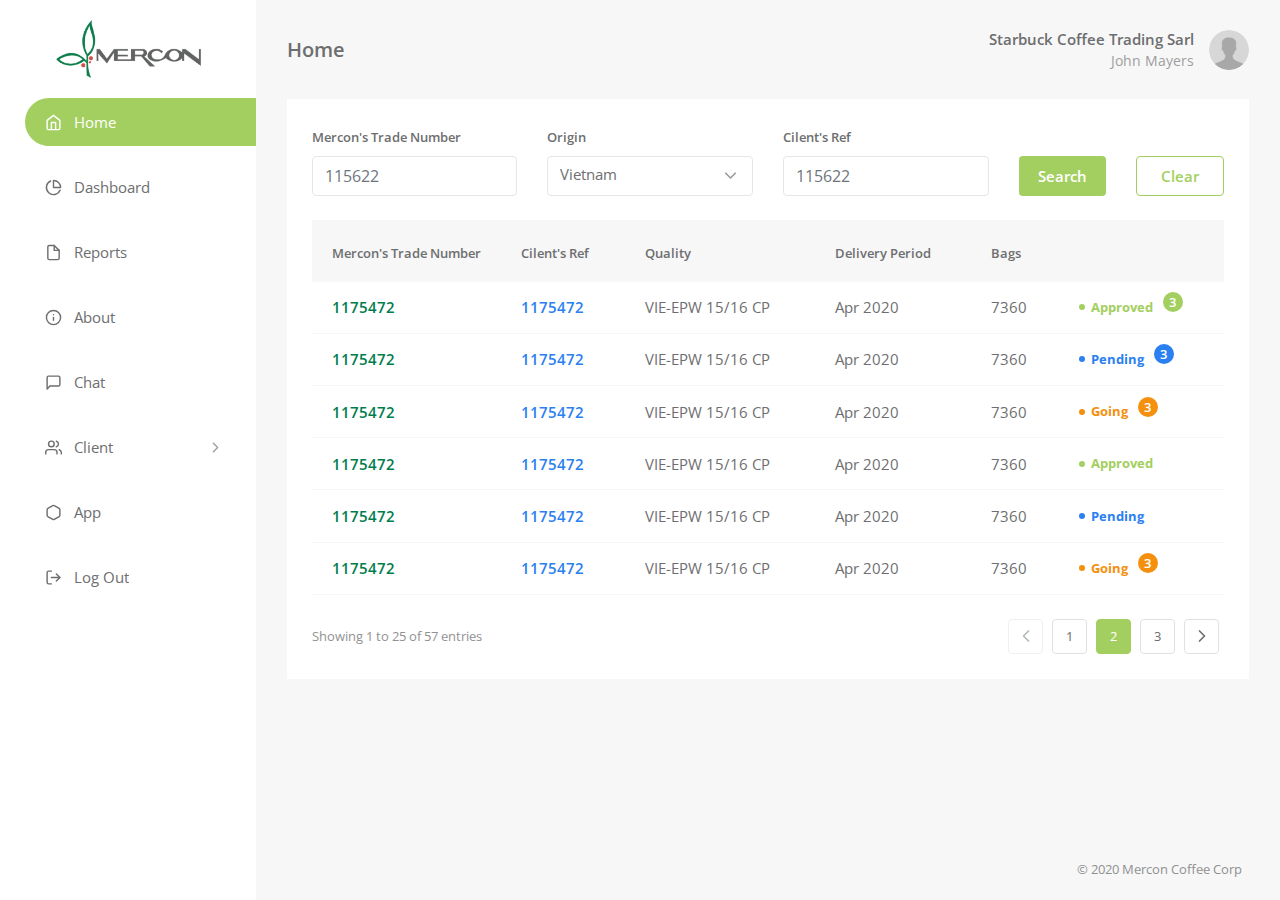
<file: Html/index.html>
<!DOCTYPE html>
<html lang="en">

<head>

  <meta charset="utf-8">
  <meta name="viewport" content="width=device-width, initial-scale=1, shrink-to-fit=no">
  <meta name="description" content="">
  <meta name="author" content="">

  <title>Mercon</title>
  <link rel="shortcut icon" href="favicon.png">
  <!-- Bootstrap core CSS -->
  <link href="css/bootstrap.min.css" rel="stylesheet">
  <link href="css/bootstrap-select.min.css" rel="stylesheet">
  <!-- Custom styles for this template -->
  <link href="css/style.css" rel="stylesheet">
  <!-- icon -->
  <script src="js/feather.min.js"></script>
</head>

<body>

  <div class="d-flex" id="wrapper">

    <!-- Sidebar -->
    <div id="sidebar-wrapper">
      <a href="#" class="sidebar-heading">
        <img src="images/logo.png" alt="logo">
      </a>
      <div class="list-group">
        <a href="#" class="active">
          <i data-feather="home"></i> Home</a>
        <a href="#">
          <i data-feather="pie-chart"></i> Dashboard</a>
        </a>
        <a href="#">
          <i data-feather="file"></i>Reports</a>
        <a href="#">
          <i data-feather="info"></i>About
        </a>
        <a href="#">
          <i data-feather="message-square"></i>
          Chat</a>


        <div class="client dropright">
          <a type="button" id="clientMenuButton" data-toggle="dropdown" aria-haspopup="true" aria-expanded="false">
            <span><i data-feather="users"></i>
              Client </span>
            <i data-feather="chevron-right"></i>
          </a>
          </a>
          <div class="dropdown-menu clientGroup" aria-labelledby="clientMenuButton">
            <a class="dropdown-item" href="#">Adelia</a>
            <a class="dropdown-item" href="#">Antaram</a>
            <a class="dropdown-item" href="#">Cleopatra</a>
            <a class="dropdown-item" href="#">Guinevere</a>
            <a class="dropdown-item" href="#">Another action</a>
            <a class="dropdown-item" href="#">SMorela</a>
          </div>
        </div>

        <a href="#">
          <i data-feather="hexagon"></i>
          App</a>
        <a href="#"><i data-feather="log-out"></i> Log Out</a>
      </div>
    </div>
    <!-- /#sidebar-wrapper -->

    <!-- Page Content -->

    <div id="page-content-wrapper">

      <!-- bar mobile -->

      <nav class="navbar navbar-expand-lg barmobile">

        <button id="menu-toggle"><i data-feather="menu"></i></button>
      </nav>
      <!-- / bar mobile -->

      <div class="container">
        <div class="title">
          <h3>Home</h3>
          <div class="user">
            <h3>Starbuck Coffee Trading Sarl
              <span>John Mayers</span></h3>
            <div class="avatar">
              <img src="images/profile.png" alt="profile">
            </div>
          </div>
        </div>
        <div class="box">
          <form class="row mb-2 search-form">
            <div class="form-group col-lg-3 col-md-6 col-sm-12">
              <label>Mercon's Trade Number</label>
              <input type="email" class="form-control" placeholder="115622">
            </div>
            <div class="form-group col-lg-3 col-md-6 col-sm-12">
              <label>Origin</label>
              <div class="selectCustom">
                <select data-live-search="true">
                  <option data-tokens="ketchup mustard">Vietnam</option>
                  <option data-tokens="mustard">USA</option>
                  <option data-tokens="frosting">Korea</option>
                </select>
              </div>
            </div>
            <div class="form-group col-lg-3 col-md-6 col-sm-12">
              <label>Cilent's Ref</label>
              <input type="email" class="form-control" placeholder="115622">
            </div>
            <div class="form-group col-lg-3 col-md-6 col-sm-12 justify-content-end">
              <label style="opacity: 0; margin-bottom: 11px;" class="d-none d-md-block">button</label>
              <div class="row justify-content-end">
                <div class="col-lg-6 col-md-6 col-6">
                  <button type="submit" class="btn btnPrimary">Search</button>
                </div>
                <div class="col-lg-6 col-md-6 col-6">
                  <button type="submit" class="btn btnOutline">Clear</button>
                </div>
              </div>
            </div>
          </form>
          <div class="table-responsive">
            <table id="example" class="table table-custom mb-0">
              <thead>
                <tr>
                  <th style="width: 20%;">Mercon's Trade Number</th>
                  <th>Cilent's Ref</th>
                  <th>Quality</th>
                  <th>Delivery Period</th>
                  <th>Bags</th>
                  <th></th>
                </tr>
              </thead>
              <tbody>
                <tr onclick="location.href='dashboad.html'">
                  <td class="color1">1175472</td>
                  <td class="color2">1175472</td>
                  <td>VIE-EPW 15/16 CP</td>
                  <td>Apr 2020</td>
                  <td>7360</td>
                  <td>
                    <div class="status status-apr">Approved<span class="note">3</span></div>
                  </td>
                </tr>
                <tr>
                  <td class="color1">1175472</td>
                  <td class="color2">1175472</td>
                  <td>VIE-EPW 15/16 CP</td>
                  <td>Apr 2020</td>
                  <td>7360</td>
                  <td>
                    <div class="status status-pending">Pending<span class="note">3</span></div>
                  </td>
                </tr>
                <tr>
                  <td class="color1">1175472</td>
                  <td class="color2">1175472</td>
                  <td>VIE-EPW 15/16 CP</td>
                  <td>Apr 2020</td>
                  <td>7360</td>
                  <td>
                    <div class="status status-going">Going<span class="note">3</span></div>
                  </td>
                </tr>
                <tr>
                  <td class="color1">1175472</td>
                  <td class="color2">1175472</td>
                  <td>VIE-EPW 15/16 CP</td>
                  <td>Apr 2020</td>
                  <td>7360</td>
                  <td>
                    <div class="status status-apr">Approved</div>
                  </td>
                </tr>
                <tr>
                  <td class="color1">1175472</td>
                  <td class="color2">1175472</td>
                  <td>VIE-EPW 15/16 CP</td>
                  <td>Apr 2020</td>
                  <td>7360</td>
                  <td>
                    <div class="status status-pending">Pending</div>
                  </td>
                </tr>
                <tr>
                  <td class="color1">1175472</td>
                  <td class="color2">1175472</td>
                  <td>VIE-EPW 15/16 CP</td>
                  <td>Apr 2020</td>
                  <td>7360</td>
                  <td>
                    <div class="status status-going">Going<span class="note">3</span></div>
                  </td>
                </tr>
              </tbody>
            </table>
          </div>
          <div class="paginationCustom mt-4">
            <span>Showing 1 to 25 of 57 entries</span>
            <ul class="pagination">
              <li class="page-item disabled">
                <a class="page-link" href="#" tabindex="-1" aria-disabled="true"><i data-feather="chevron-left"></i></a>
              </li>
              <li class="page-item"><a class="page-link" href="#">1</a></li>
              <li class="page-item active" aria-current="page">
                <a class="page-link" href="#">2 <span class="sr-only">(current)</span></a>
              </li>
              <li class="page-item"><a class="page-link" href="#">3</a></li>
              <li class="page-item">
                <a class="page-link" href="#"><i data-feather="chevron-right"></i></a>
              </li>
            </ul>
          </div>
        </div>

      </div>
    </div>
    <!-- /#page-content-wrapper -->

  </div>
  <div class="copyright">© 2020 Mercon Coffee Corp</div>
  <!-- /#wrapper -->

  <!-- Bootstrap core JavaScript -->
  <script src="js/jquery.min.js"></script>
  <script src="js/bootstrap.bundle.min.js"></script>
  <script src="js/bootstrap-select.js"></script>
  <script src="js/apexcharts.min.js"></script>
  <script src="js/dashboard.js"></script>
  <script src="js/main.js"></script>
</body>

</html>
</file>
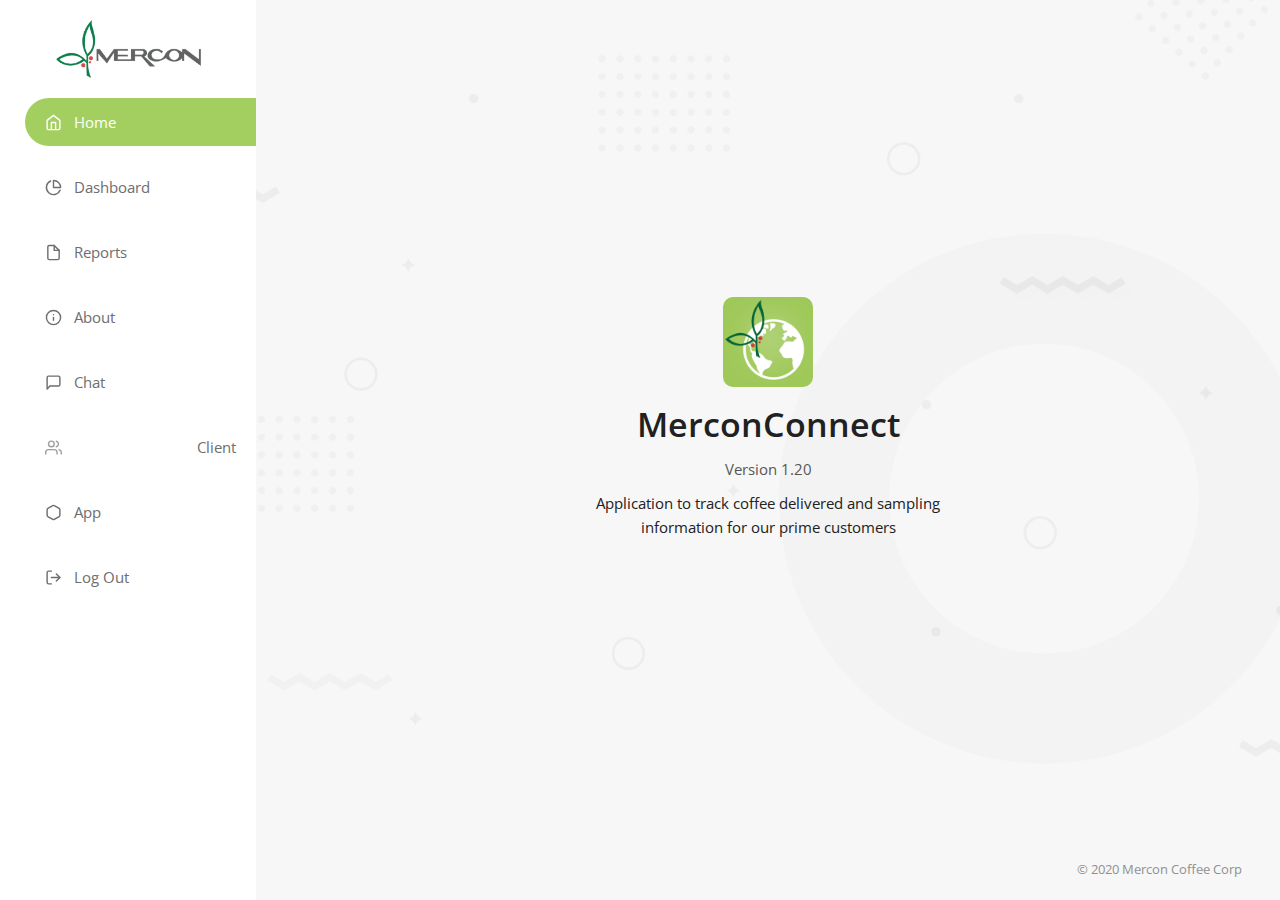
<file: Html/about.html>
<!DOCTYPE html>
<html lang="en">

<head>

  <meta charset="utf-8">
  <meta name="viewport" content="width=device-width, initial-scale=1, shrink-to-fit=no">
  <meta name="description" content="">
  <meta name="author" content="">

  <title>Mercon</title>
  <link rel="shortcut icon" href="favicon.png">
  <!-- Bootstrap core CSS -->
  <link href="css/bootstrap.min.css" rel="stylesheet">
  <link href="css/bootstrap-select.min.css" rel="stylesheet">
  <!-- Custom styles for this template -->
  <link href="css/style.css" rel="stylesheet">
  <!-- icon -->
  <script src="js/feather.min.js"></script>
</head>

<body>

  <div class="d-flex" id="wrapper">

    <!-- Sidebar -->
    <div id="sidebar-wrapper">
      <a href="#" class="sidebar-heading">
        <img src="images/logo.png" alt="logo">
      </a>
      <div class="list-group">
        <a href="#" class="active">
          <i data-feather="home"></i> Home</a>
        <a href="#">
          <i data-feather="pie-chart"></i> Dashboard</a>
        </a>
        <a href="#">
          <i data-feather="file"></i>Reports</a>
        <a href="#">
          <i data-feather="info"></i>About
        </a>
        <a href="#">
          <i data-feather="message-square"></i>
          Chat</a>
          <div class="client dropright">
            <a type="button" id="clientMenuButton" data-toggle="dropdown" aria-haspopup="true" aria-expanded="false">
              <i data-feather="users"></i>
              Client
            </a>
            </a>
            <div class="dropdown-menu clientGroup" aria-labelledby="clientMenuButton">
              <a class="dropdown-item" href="#">Action</a>
              <a class="dropdown-item" href="#">Another action</a>
              <a class="dropdown-item" href="#">Something else here</a>
            </div>
          </div>
        <a href="#">
          <i data-feather="hexagon"></i>
          App</a>
        <a href="#"><i data-feather="log-out"></i> Log Out</a>
      </div>

    </div>
    <!-- /#sidebar-wrapper -->

    <!-- Page Content -->

    <div id="page-content-wrapper">

      <!-- bar mobile -->

      <nav class="navbar navbar-expand-lg barmobile">

        <button id="menu-toggle"><i data-feather="menu"></i></button>
      </nav>
      <!-- / bar mobile -->


      <div class="about">
        <div class="box">
          <img src="images/iconApp.png">
          <h3>MerconConnect</h3>
          <span>Version 1.20</span>
          <p>Application to track coffee delivered and sampling information for our prime customers</p>
        </div>
      </div>

    </div>
    <!-- /#page-content-wrapper -->

  </div>
  <div class="copyright">© 2020 Mercon Coffee Corp</div>
  <!-- /#wrapper -->

  <!-- Bootstrap core JavaScript -->
  <script src="js/jquery.min.js"></script>
  <script src="js/bootstrap.bundle.min.js"></script>
  <script src="js/bootstrap-select.js"></script>
  <script src="js/apexcharts.min.js"></script>
  <script src="js/dashboard.js"></script>
  <script src="js/main.js"></script>
</body>

</html>
</file>
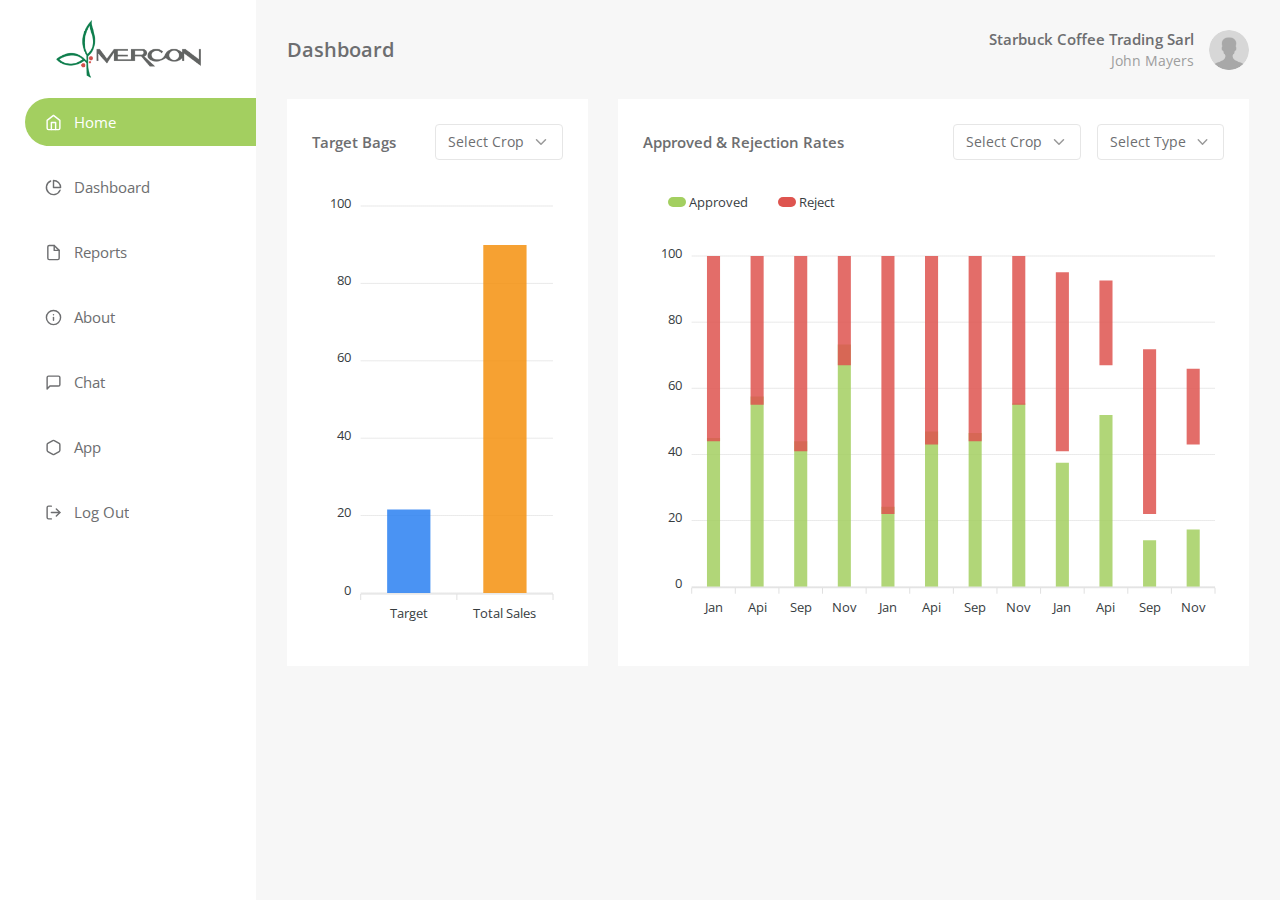
<file: Html/dashboad.html>
<!DOCTYPE html>
<html lang="en">

<head>

  <meta charset="utf-8">
  <meta name="viewport" content="width=device-width, initial-scale=1, shrink-to-fit=no">
  <meta name="description" content="">
  <meta name="author" content="">

  <title>Mercon</title>
  <link rel="shortcut icon" href="favicon.png">
  <!-- Bootstrap core CSS -->
  <link href="css/bootstrap.min.css" rel="stylesheet">
  <link href="css/bootstrap-select.min.css" rel="stylesheet">
  <!-- Custom styles for this template -->
  <link href="css/style.css" rel="stylesheet">
  <!-- icon -->
  <script src="js/feather.min.js"></script>
</head>

<body>

  <div class="d-flex" id="wrapper">

    <!-- Sidebar -->
    <div id="sidebar-wrapper">
      <a href="#" class="sidebar-heading">
        <img src="images/logo.png" alt="logo">
      </a>
      <div class="list-group">
        <a href="#" class="active">
          <i data-feather="home"></i> Home</a>
        <a href="#">
          <i data-feather="pie-chart"></i> Dashboard</a>
        </a>
        <a href="#">
          <i data-feather="file"></i>Reports</a>
        <a href="#">
          <i data-feather="info"></i>About
        </a>
        <a href="#">
          <i data-feather="message-square"></i>
          Chat</a>
        <a href="#">
          <i data-feather="hexagon"></i>
          App</a>
        <a href="#"><i data-feather="log-out"></i> Log Out</a>
      </div>
    </div>
    <!-- /#sidebar-wrapper -->

    <!-- Page Content -->

    <div id="page-content-wrapper">

      <!-- bar mobile -->

      <nav class="navbar navbar-expand-lg barmobile">

        <button id="menu-toggle"><i data-feather="menu"></i></button>
      </nav>
      <!-- / bar mobile -->

      <div class="container">
        <div class="title">
          <h3>Dashboard</h3>
          <div class="user">
            <h3>Starbuck Coffee Trading Sarl
              <span>John Mayers</span></h3>
            <div class="avatar">
              <img src="images/profile.png" alt="profile">
            </div>
          </div>
        </div>
        <div class="row">
          <div class="col-lg-4 col-md-12 mb-3">
            <div class="box">
              <div class="mb-3 font-weight-semibold titleChart">
                Target Bags
                <select class="selectCustom">
                  <option>Select Crop</option>
                  <option>Ketchup</option>
                  <option>Relish</option>
                </select>
              </div>
              <div  id="chartTargetBags"></div>
            </div>
          </div>
          <div class="col-lg-8 col-md-12">
            <div class="box">
              <div class="mb-3 font-weight-semibold titleChart">
                Approved & Rejection Rates
                <div class="d-flex flex-row">
                  <select class="selectCustom mr-3">
                    <option>Select Crop</option>
                    <option>Ketchup</option>
                    <option>Relish</option>
                  </select>
                  <select class="selectCustom">
                    <option>Select Type</option>
                    <option>Ketchup</option>
                    <option>Relish</option>
                  </select>
                </div>
              </div>
              <div id="chartRates"></div>
            </div>
          </div>          
        </div>

      </div>
    </div>
    <!-- /#page-content-wrapper -->

  </div>
  <!-- /#wrapper -->

  <!-- Bootstrap core JavaScript -->
  <script src="js/jquery.min.js"></script>
  <script src="js/bootstrap.bundle.min.js"></script>
  <script src="js/bootstrap-select.js"></script>
  <script src="js/apexcharts.min.js"></script>
  <script src="js/dashboard.js"></script>
  <script src="js/main.js"></script>
</body>

</html>
</file>
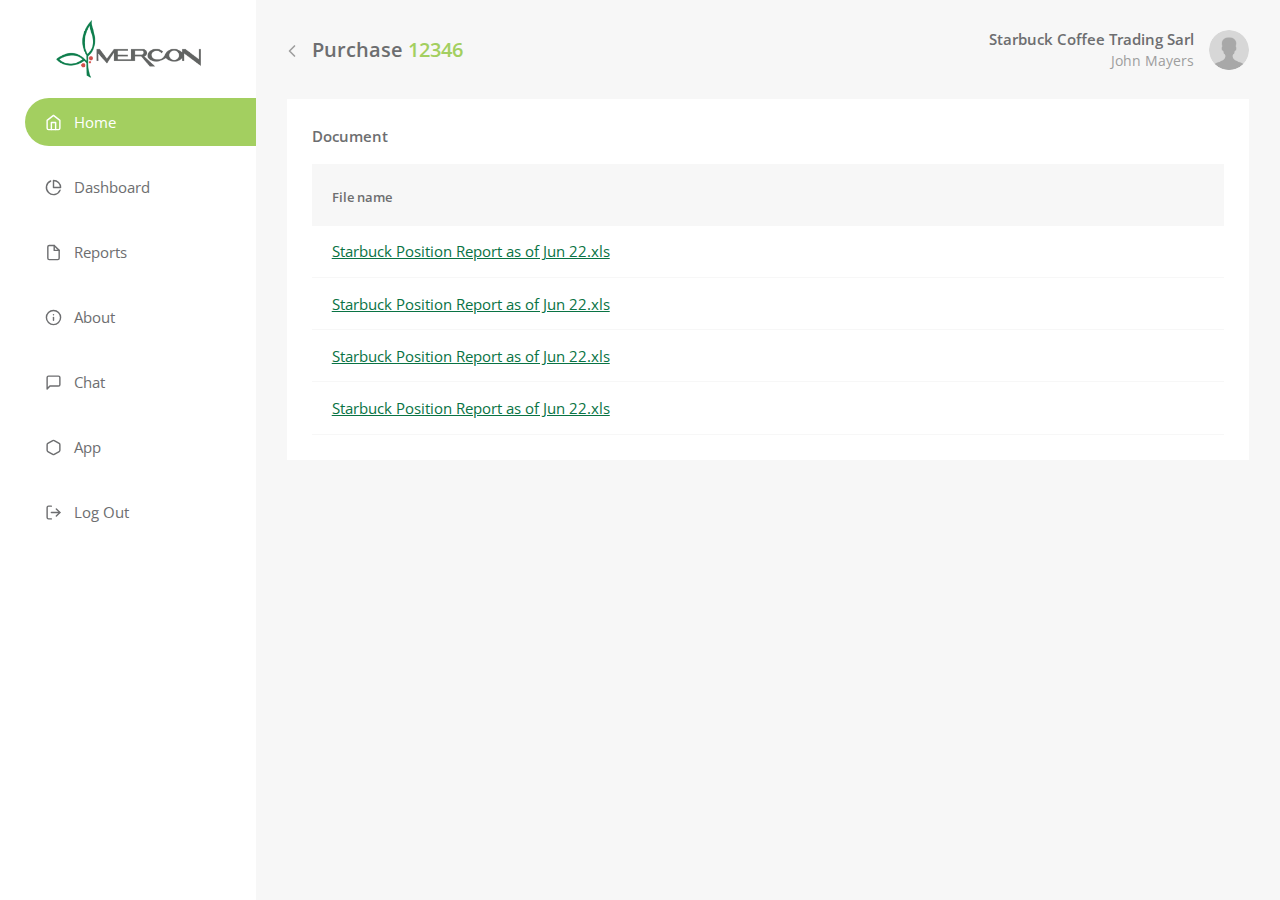
<file: Html/document.html>
<!DOCTYPE html>
<html lang="en">

<head>

  <meta charset="utf-8">
  <meta name="viewport" content="width=device-width, initial-scale=1, shrink-to-fit=no">
  <meta name="description" content="">
  <meta name="author" content="">

  <title>Mercon</title>
  <link rel="shortcut icon" href="favicon.png">
  <!-- Bootstrap core CSS -->
  <link href="css/bootstrap.min.css" rel="stylesheet">
  <link href="css/bootstrap-select.min.css" rel="stylesheet">
  <!-- Custom styles for this template -->
  <link href="css/style.css" rel="stylesheet">
  <!-- icon -->
  <script src="js/feather.min.js"></script>
</head>

<body>

  <div class="d-flex" id="wrapper">

    <!-- Sidebar -->
    <div id="sidebar-wrapper">
      <a href="#" class="sidebar-heading">
        <img src="images/logo.png" alt="logo">
      </a>
      <div class="list-group">
        <a href="#" class="active">
          <i data-feather="home"></i> Home</a>
        <a href="#">
          <i data-feather="pie-chart"></i> Dashboard</a>
        </a>
        <a href="#">
          <i data-feather="file"></i>Reports</a>
        <a href="#">
          <i data-feather="info"></i>About
        </a>
        <a href="#">
          <i data-feather="message-square"></i>
          Chat</a>
        <a href="#">
          <i data-feather="hexagon"></i>
          App</a>
        <a href="#"><i data-feather="log-out"></i> Log Out</a>
      </div>
    </div>
    <!-- /#sidebar-wrapper -->

    <!-- Page Content -->

    <div id="page-content-wrapper">

      <!-- bar mobile -->

      <nav class="navbar navbar-expand-lg barmobile">

        <button id="menu-toggle"><i data-feather="menu"></i></button>
      </nav>
      <!-- / bar mobile -->

      <div class="container">
        <div class="title">
          <div class="links">
            <h3><a href="#"><i data-feather="chevron-left"></i></a> Purchase <span class="colorPrimary">12346</span> </h3>
          </div>
          <div class="user">
            <h3>Starbuck Coffee Trading Sarl
              <span>John Mayers</span></h3>
            <div class="avatar">
              <img src="images/profile.png" alt="profile">
            </div>
          </div>
        </div>
        <div class="box">
          <div class="mb-3 font-weight-semibold">Document</div>
          <div class="table-responsive">
            <table id="example" class="table table-custom mb-0">
              <thead>
                <tr>
                  <th>File name</th>
                </tr>
              </thead>
              <tbody>
                <tr>
                  <td><a class="linkdocument" href="">Starbuck Position Report as of Jun 22.xls </a></td>
                </tr>
                <tr>
                  <td><a class="linkdocument" href="">Starbuck Position Report as of Jun 22.xls </a></td>
                </tr>
                <tr>
                  <td><a class="linkdocument" href="">Starbuck Position Report as of Jun 22.xls </a></td>
                </tr>
                <tr>
                  <td><a class="linkdocument" href="">Starbuck Position Report as of Jun 22.xls </a></td>
                </tr>
              </tbody>
            </table>
          </div>

        </div>

      </div>
    </div>
    <!-- /#page-content-wrapper -->

  </div>
  <!-- /#wrapper -->

  <!-- Bootstrap core JavaScript -->
  <script src="js/jquery.min.js"></script>
  <script src="js/bootstrap.bundle.min.js"></script>
  <script src="js/bootstrap-select.js"></script>
  <script src="js/apexcharts.min.js"></script>
  <script src="js/dashboard.js"></script>
  <script src="js/main.js"></script>
</body>

</html>
</file>
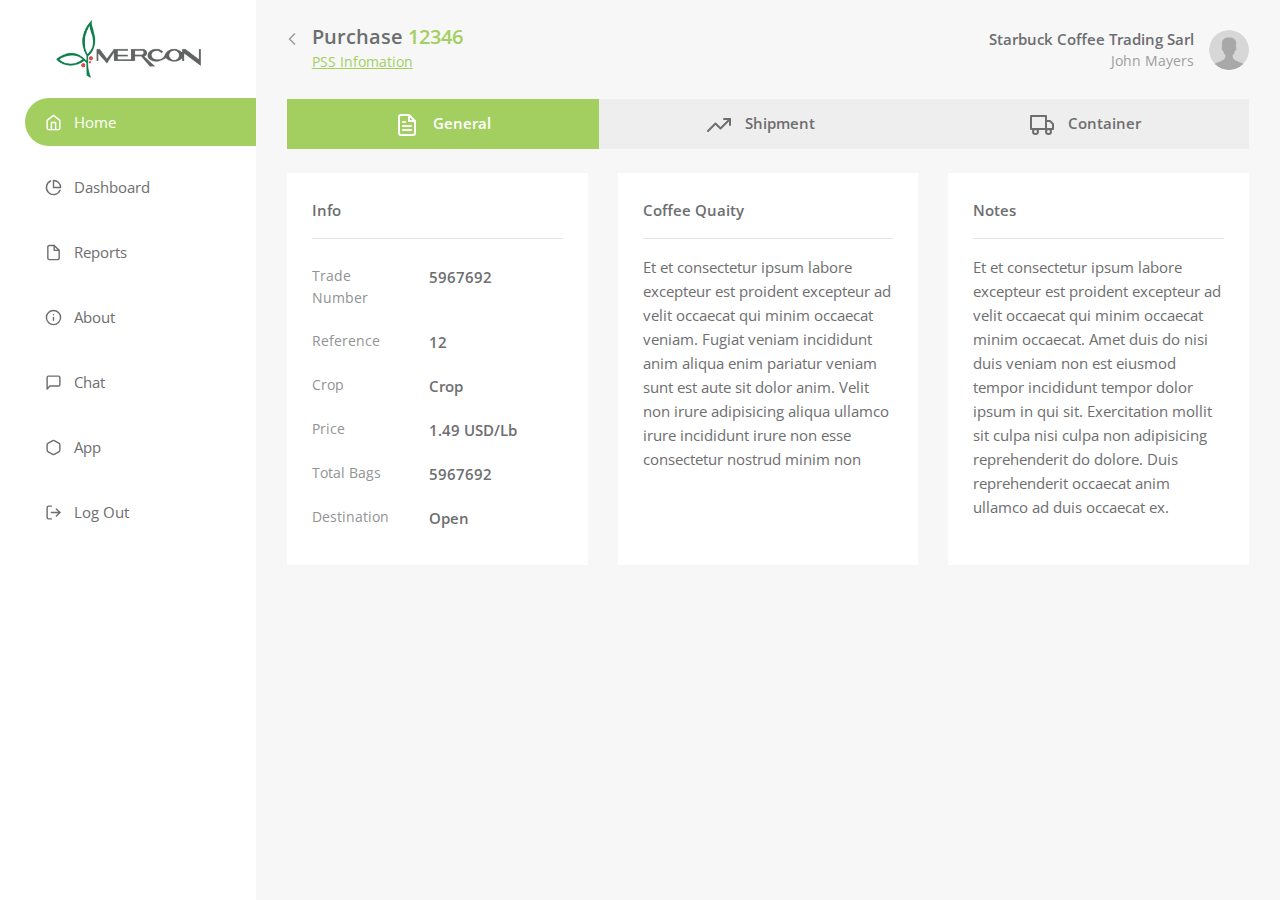
<file: Html/General.html>
<!DOCTYPE html>
<html lang="en">

<head>

  <meta charset="utf-8">
  <meta name="viewport" content="width=device-width, initial-scale=1, shrink-to-fit=no">
  <meta name="description" content="">
  <meta name="author" content="">

  <title>Mercon</title>
  <link rel="shortcut icon" href="favicon.png">
  <!-- Bootstrap core CSS -->
  <link href="css/bootstrap.min.css" rel="stylesheet">
  <link href="css/bootstrap-select.min.css" rel="stylesheet">
  <!-- Custom styles for this template -->
  <link href="css/style.css" rel="stylesheet">
  <!-- icon -->
  <script src="js/feather.min.js"></script>
</head>

<body>

  <div class="d-flex" id="wrapper">

    <!-- Sidebar -->
    <div id="sidebar-wrapper">
      <a href="#" class="sidebar-heading">
        <img src="images/logo.png" alt="logo">
      </a>
      <div class="list-group">
        <a href="#" class="active">
          <i data-feather="home"></i> Home</a>
        <a href="#">
          <i data-feather="pie-chart"></i> Dashboard</a>
        </a>
        <a href="#">
          <i data-feather="file"></i>Reports</a>
        <a href="#">
          <i data-feather="info"></i>About
        </a>
        <a href="#">
          <i data-feather="message-square"></i>
          Chat</a>
        <a href="#">
          <i data-feather="hexagon"></i>
          App</a>
        <a href="#"><i data-feather="log-out"></i> Log Out</a>
      </div>
    </div>
    <!-- /#sidebar-wrapper -->

    <!-- Page Content -->

    <div id="page-content-wrapper">

      <!-- bar mobile -->

      <nav class="navbar navbar-expand-lg barmobile">

        <button id="menu-toggle"><i data-feather="menu"></i></button>
      </nav>
      <!-- / bar mobile -->

      <div class="container">
        <div class="title">
          <div class="links">
            <h3><a href="#"><i data-feather="chevron-left"></i></a> Purchase <span class="colorPrimary">12346</span>
            </h3>
            <a href="">PSS Infomation</a>
          </div>
          <div class="user">
            <h3>Starbuck Coffee Trading Sarl
              <span>John Mayers</span></h3>
            <div class="avatar">
              <img src="images/profile.png" alt="profile">
            </div>
          </div>
        </div>
        <div class="tabs">

          <nav>
            <div class="nav nav-fill" id="nav-tab" role="tablist">
              <a class="nav-item nav-link active" id="nav-home-tab" data-toggle="tab" href="#nav-home" role="tab"
                aria-controls="nav-home" aria-selected="true"><i data-feather="file-text"></i> General</a>
              <a class="nav-item nav-link" id="nav-profile-tab" data-toggle="tab" href="#nav-profile" role="tab"
                aria-controls="nav-profile" aria-selected="false"><i data-feather="trending-up"></i> Shipment</a>
              <a class="nav-item nav-link" id="nav-contact-tab" data-toggle="tab" href="#nav-contact" role="tab"
                aria-controls="nav-contact" aria-selected="false"><i data-feather="truck"></i> Container</a>
            </div>
          </nav>
          <div class="tab-content mt-4" id="nav-tabContent">
            <!-- General -->
            <div class="tab-pane fade show active" id="nav-home" role="tabpanel" aria-labelledby="nav-home-tab">
              <div class="row">
                <div class="col-lg-4 col-md-12 col-sm-12">
                  <div class="box">
                    <div class="font-weight-semibold">Info</div>
                    <hr>
                    <ul class="infoNumber">
                      <li class="row">
                        <label class="col-5">Trade Number</label>
                        <div class="col-7">
                          5967692
                        </div>
                      </li>
                      <li class="row">
                        <label class="col-5">Reference</label>
                        <div class="col-7">
                          12
                        </div>
                      </li>
                      <li class="row">
                        <label class="col-5">Crop</label>
                        <div class="col-7">
                          Crop
                        </div>
                      </li>
                      <li class="row">
                        <label class="col-5">Price</label>
                        <div class="col-7">
                          1.49 USD/Lb
                        </div>
                      </li>
                      <li class="row">
                        <label class="col-5">Total Bags</label>
                        <div class="col-7">
                          5967692
                        </div>
                      </li>
                      <li class="row">
                        <label class="col-5">Destination</label>
                        <div class="col-7">
                          Open
                        </div>
                      </li>
                    </ul>
                  </div>
                </div>
                <div class="col-lg-4 col-md-12 col-sm-12">
                  <div class="box">
                    <div class="font-weight-semibold">Coffee Quaity</div>
                    <hr>
                    Et et consectetur ipsum labore excepteur est proident excepteur ad velit occaecat qui minim
                    occaecat
                    veniam. Fugiat veniam incididunt anim aliqua enim pariatur veniam sunt est aute sit dolor anim.
                    Velit
                    non irure adipisicing aliqua ullamco irure incididunt irure non esse consectetur nostrud minim
                    non

                  </div>
                </div>
                <div class="col-lg-4 col-md-12 col-sm-12">
                  <div class="box">
                    <div class="font-weight-semibold">Notes</div>
                    <hr>
                    Et et consectetur ipsum labore excepteur est proident excepteur ad velit occaecat qui minim
                    occaecat

                    minim occaecat. Amet duis do nisi duis veniam non est eiusmod tempor incididunt tempor dolor
                    ipsum in
                    qui sit. Exercitation mollit sit culpa nisi culpa non adipisicing reprehenderit do dolore. Duis
                    reprehenderit occaecat anim ullamco ad duis occaecat ex.
                  </div>
                </div>
              </div>
            </div>
            <!-- Shipment -->
            <div class="tab-pane fade" id="nav-profile" role="tabpanel" aria-labelledby="nav-profile-tab">
              <div class="row">
                <div class="col-lg-4 col-md-12 col-sm-12">
                  <div class="box">
                    <div class="font-weight-semibold">Info</div>
                    <hr>
                    <ul class="infoNumber">
                      <li class="row">
                        <label class="col-5">Bill of lading</label>
                        <div class="col-7 linkfile">
                          5967692
                          <button class="btn btnPrimary" href=""><i data-feather="file"></i></button>
                        </div>
                      </li>
                      <li class="row">
                        <label class="col-5">Bokking #</label>
                        <div class="col-7">
                          12
                        </div>
                      </li>
                      <li class="row">
                        <label class="col-5">Vessel</label>
                        <div class="col-7">
                          Crop
                        </div>
                      </li>
                      <li class="row">
                        <label class="col-5">Duration </label>
                        <div class="col-7">
                          1.49 USD/Lb
                        </div>
                      </li>
                      <li class="row">
                        <label class="col-5">Requested ETS</label>
                        <div class="col-7">
                          5967692
                        </div>
                      </li>
                    </ul>
                  </div>
                </div>
                <div class="col-lg-4 col-md-12 col-sm-12">
                  <div class="box">

                    <div class="text-center mt-3 progressDays">
                      <svg width="140" height="140" viewBox="0 0 120 120">
                        <circle cx="60" cy="60" r="54" fill="none" stroke="#e6e6e6" stroke-width="7" />
                        <circle cx="60" cy="60" r="54" fill="none" stroke="#A3CF60" stroke-width="7"
                          stroke-linecap="round" stroke-dasharray="339.292" stroke-dashoffset="120" />
                      </svg>
                      <span class="text">
                        25 <span>days left</span>
                      </span>
                    </div>
                    <div class="shipmentprogress">
                      <span class="ttboat" style="margin-left: 35%;"><img src="images/boat.svg"></span>
                      <div class="progress">
                        <div class="progress-bar" role="progressbar" style="width: 35%" aria-valuenow="35"
                          aria-valuemin="0" aria-valuemax="100"></div>
                      </div>
                      <div class="days">
                        <div class="text-left" >
                          Santos <span>2020-05-11</span>
                        </div>
                        <div class="text-right">
                          Savannah <span>2020-05-11</span>
                        </div>
                      </div>
                    </div>


                  </div>
                </div>
                <div class="col-lg-4 col-md-12 col-sm-12">
                  <div class="box">

                    <ul class="infoNumber">
                      <li class="row">
                        <label class="col-5">Date of dispatched</label>
                        <div class="col-7">
                          5967692
                        </div>
                      </li>
                      <li class="row">
                        <label class="col-5">Dispatch AWB </label>
                        <div class="col-7">
                          12
                        </div>
                      </li>
                      <li class="row">
                        <label class="col-5">Sent Method</label>
                        <div class="col-7">
                          Crop
                        </div>
                      </li>
                      <li class="row">
                        <label class="col-5">Docs arrival </label>
                        <div class="col-7">
                          5967692
                        </div>
                      </li>
                    </ul>
                  </div>
                </div>
              </div>
            </div>
            <!-- Container -->
            <div class="tab-pane fade" id="nav-contact" role="tabpanel" aria-labelledby="nav-contact-tab">
              <div class="box">
                <div class="row">
                  <div class="col-12">
                    <div class="table-responsive">
                      <table id="example" class="table table-custom mb-0">
                        <thead>
                          <tr>
                            <th>Container</th>
                            <th>ICO</th>
                            <th>Waregouse ID</th>
                            <th>Date </th>
                            <th>UOM </th>
                            <th>Bags </th>
                          </tr>
                        </thead>
                        <tbody>
                          <tr>
                            <td>MEDU 667728 </td>
                            <td>25697113</td>
                            <td>25697113</td>
                            <td>MEDU 667728 </td>
                            <td>25697113</td>
                            <td>25697113</td>
                          </tr>
                          <tr>
                            <td>MEDU 667728 </td>
                            <td>25697113</td>
                            <td>25697113</td>
                            <td>MEDU 667728 </td>
                            <td>25697113</td>
                            <td>25697113</td>
                          </tr>
                          <tr>
                            <td>MEDU 667728 </td>
                            <td>25697113</td>
                            <td>25697113</td>
                            <td>MEDU 667728 </td>
                            <td>25697113</td>
                            <td>25697113</td>
                          </tr>
                          <tr class="last">
                            <td></td>
                            <td></td>
                            <td></td>
                            <td></td>
                            <td align="right" class="font-weight-semibold">Total Bags </td>
                            <td class="font-weight-semibold">1234</td>
                          </tr>
                        </tbody>
                      </table>
                    </div>
                  </div>
                </div>
              </div>
            </div>
          </div>



        </div>
      </div>
    </div>
    <!-- /#page-content-wrapper -->

  </div>
  <!-- /#wrapper -->

  <!-- Bootstrap core JavaScript -->
  <script src="js/jquery.min.js"></script>
  <script src="js/bootstrap.bundle.min.js"></script>
  <script src="js/bootstrap-select.js"></script>
  <script src="js/apexcharts.min.js"></script>
  <script src="js/dashboard.js"></script>
  <script src="js/main.js"></script>
</body>

</html>
</file>
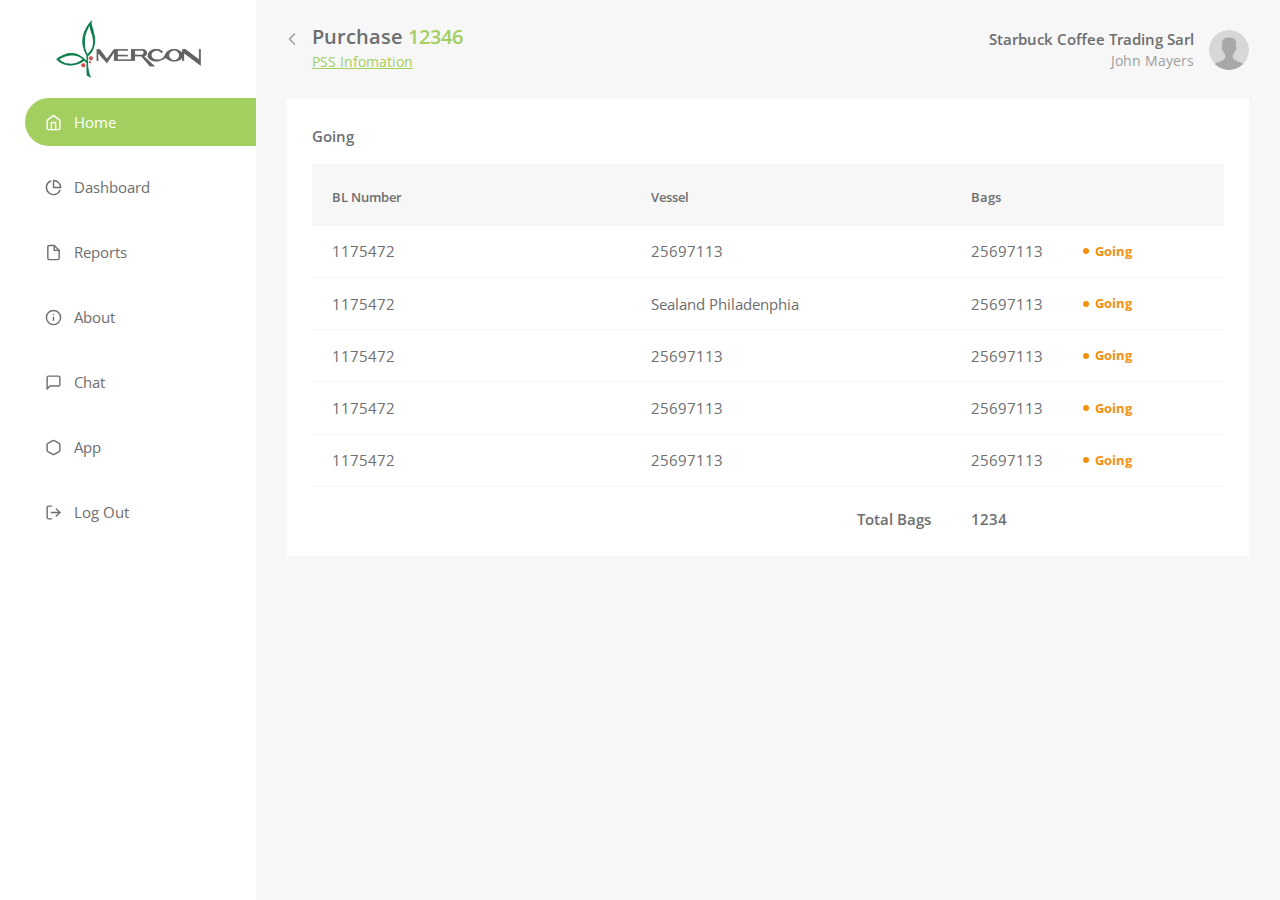
<file: Html/going.html>
<!DOCTYPE html>
<html lang="en">

<head>

  <meta charset="utf-8">
  <meta name="viewport" content="width=device-width, initial-scale=1, shrink-to-fit=no">
  <meta name="description" content="">
  <meta name="author" content="">

  <title>Mercon</title>
  <link rel="shortcut icon" href="favicon.png">
  <!-- Bootstrap core CSS -->
  <link href="css/bootstrap.min.css" rel="stylesheet">
  <link href="css/bootstrap-select.min.css" rel="stylesheet">
  <!-- Custom styles for this template -->
  <link href="css/style.css" rel="stylesheet">
  <!-- icon -->
  <script src="js/feather.min.js"></script>
</head>

<body>

  <div class="d-flex" id="wrapper">

    <!-- Sidebar -->
    <div id="sidebar-wrapper">
      <a href="#" class="sidebar-heading">
        <img src="images/logo.png" alt="logo">
      </a>
      <div class="list-group">
        <a href="#" class="active">
          <i data-feather="home"></i> Home</a>
        <a href="#">
          <i data-feather="pie-chart"></i> Dashboard</a>
        </a>
        <a href="#">
          <i data-feather="file"></i>Reports</a>
        <a href="#">
          <i data-feather="info"></i>About
        </a>
        <a href="#">
          <i data-feather="message-square"></i>
          Chat</a>
        <a href="#">
          <i data-feather="hexagon"></i>
          App</a>
        <a href="#"><i data-feather="log-out"></i> Log Out</a>
      </div>
    </div>
    <!-- /#sidebar-wrapper -->

    <!-- Page Content -->

    <div id="page-content-wrapper">

      <!-- bar mobile -->

      <nav class="navbar navbar-expand-lg barmobile">

        <button id="menu-toggle"><i data-feather="menu"></i></button>
      </nav>
      <!-- / bar mobile -->

      <div class="container">
        <div class="title">
          <div class="links">
            <h3><a href="#"><i data-feather="chevron-left"></i></a> Purchase <span class="colorPrimary">12346</span> </h3>
            <a href="">PSS Infomation</a>
          </div>
          <div class="user">
            <h3>Starbuck Coffee Trading Sarl
              <span>John Mayers</span></h3>
            <div class="avatar">
              <img src="images/profile.png" alt="profile">
            </div>
          </div>
        </div>
        <div class="box">
           <div class="mb-3 font-weight-semibold">Going</div> 
          <div class="table-responsive">
            <table id="example" class="table table-custom mb-0">
              <thead>
                <tr>
                  <th width="35%">BL Number </th>
                  <th width="35%">Vessel</th>
                  <th width="5%">Bags</th>
                  <th></th>
                </tr>
              </thead>
              <tbody>
                <tr>
                  <td>1175472</td>
                  <td>25697113</td>
                  <td>25697113</td>
                  <td>
                    <div class="status status-going">Going</div>
                  </td>
                </tr>
                <tr>
                  <td>1175472</td>
                  <td>Sealand Philadenphia</td>
                  <td>25697113</td>
                  <td>
                    <div class="status status-going">Going</div>
                  </td>
                </tr>
                <tr>
                  <td>1175472</td>
                  <td>25697113</td>
                  <td>25697113</td>
                  <td>
                    <div class="status status-going">Going</div>
                  </td>
                </tr>
                <tr>
                  <td>1175472</td>
                  <td>25697113</td>
                  <td>25697113</td>
                  <td>
                    <div class="status status-going">Going</div>
                  </td>
                </tr>
                <tr>
                  <td>1175472</td>
                  <td>25697113</td>
                  <td>25697113</td>
                  <td>
                    <div class="status status-going">Going</div>
                  </td>
                </tr>
                <tr class="last">
                  <td></td>
                  <td align="right" class="font-weight-semibold">Total Bags  </td>
                  <td class="font-weight-semibold">1234</td>
                  <td></td>
                </tr>
              </tbody>
            </table>
          </div>
          
        </div>

      </div>
    </div>
    <!-- /#page-content-wrapper -->

  </div>
  <!-- /#wrapper -->

  <!-- Bootstrap core JavaScript -->
  <script src="js/jquery.min.js"></script>
  <script src="js/bootstrap.bundle.min.js"></script>
  <script src="js/bootstrap-select.js"></script>
  <script src="js/apexcharts.min.js"></script>
  <script src="js/dashboard.js"></script>
  <script src="js/main.js"></script>
</body>

</html>
</file>
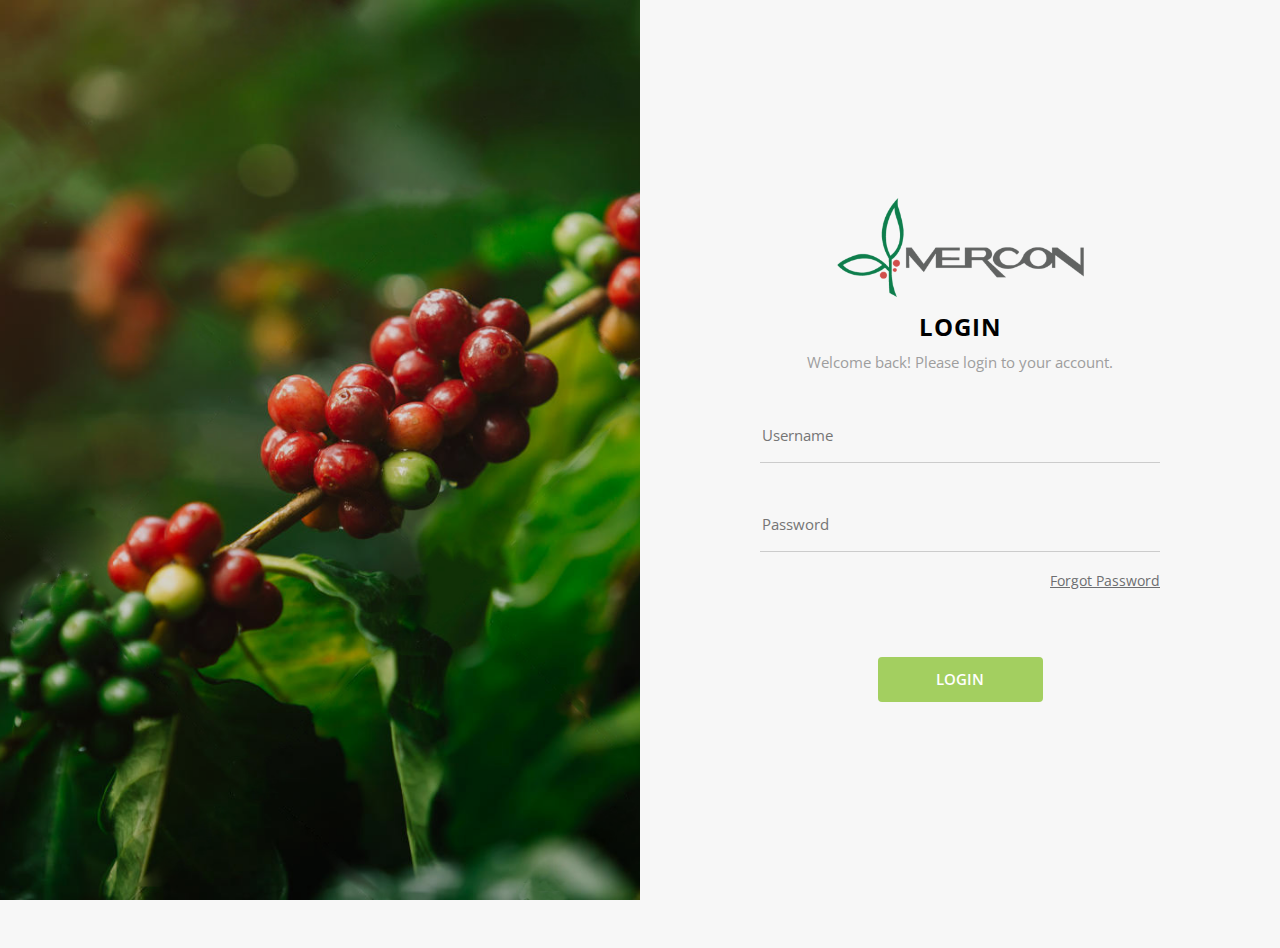
<file: Html/login.html>
<!DOCTYPE html>
<html lang="en">

<head>

  <meta charset="utf-8">
  <meta name="viewport" content="width=device-width, initial-scale=1, shrink-to-fit=no">
  <meta name="description" content="">
  <meta name="author" content="">

  <title>Mercon</title>
  <link rel="shortcut icon" href="favicon.png">
  <!-- Bootstrap core CSS -->
  <link href="css/bootstrap.min.css" rel="stylesheet">
  <link href="css/bootstrap-select.min.css" rel="stylesheet">
  <!-- Custom styles for this template -->
  <link href="css/style.css" rel="stylesheet">
  <!-- icon -->
  <script src="js/feather.min.js"></script>
</head>

<body>


  <div class="loginPage">
      <div class="background">
        <img src="images/bgLogin.jpg" alt="bgLogin">
      </div>
      <div class="boxLogin">
        <img src="images/logo.png" alt="logo">
        <h4 class="mt-3">Login</h4>
        <div class="grey mb-5">Welcome back! Please login to your account.</div>
        <form>
          <div class="form-group">
            <input type="text"  placeholder="Username">            
          </div>
          <div class="form-group mt-5">
            <input type="password"   placeholder="Password">            
          </div>
          <div class="form-group mt-2 text-right">
              <a href="#" class="fgpass">Forgot Password</a>
          </div>
          <button type="submit" class="btn btnPrimary mt-5">LOGIN</button>
        </form>
      </div>
  </div>

  <!-- Bootstrap core JavaScript -->
  <script src="js/jquery.min.js"></script>
  <script src="js/bootstrap.bundle.min.js"></script>
  <script src="js/bootstrap-select.js"></script>
  <script src="js/apexcharts.min.js"></script>
  <script src="js/dashboard.js"></script>
  <script src="js/main.js"></script>
</body>

</html>
</file>
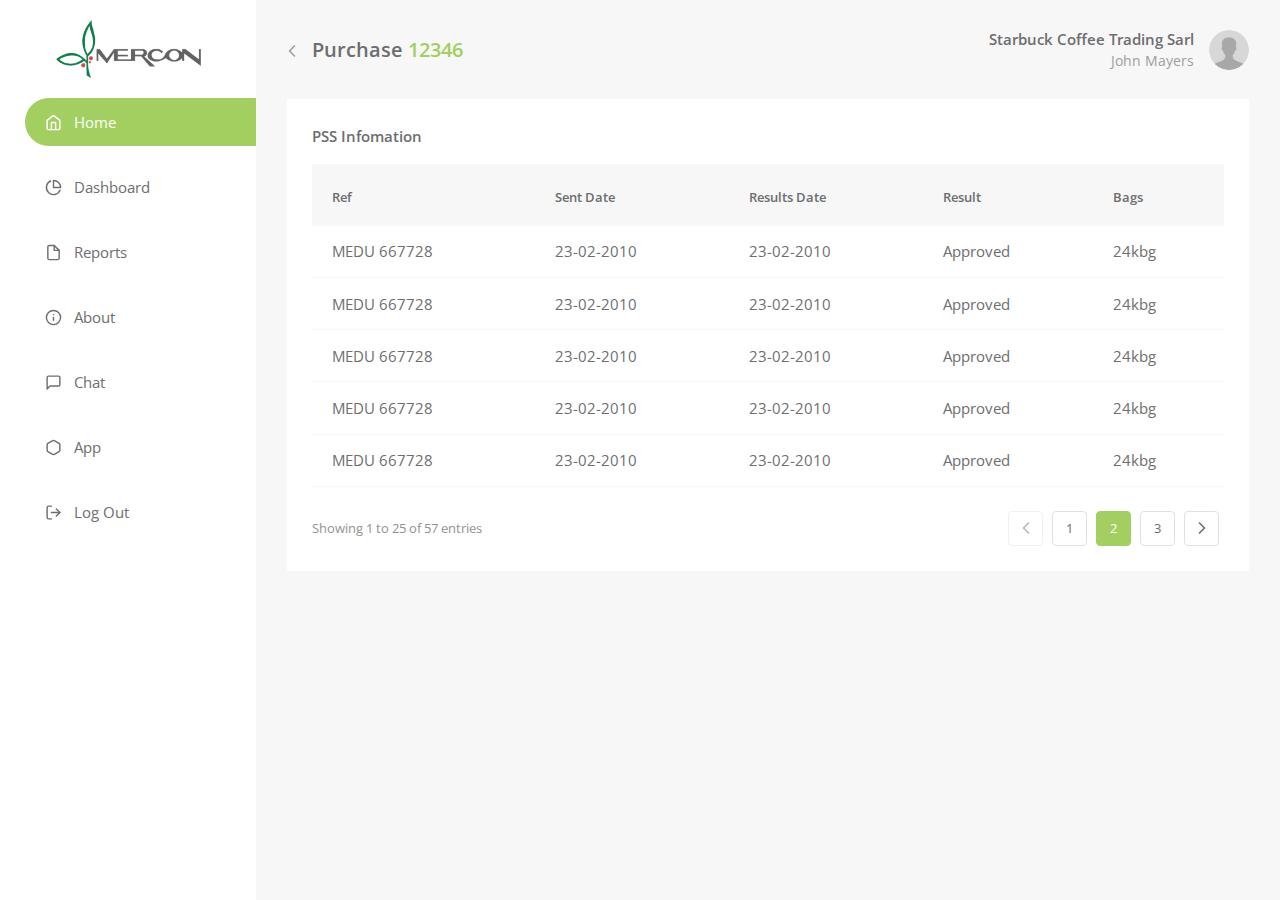
<file: Html/pssinfomation.html>
<!DOCTYPE html>
<html lang="en">

<head>

  <meta charset="utf-8">
  <meta name="viewport" content="width=device-width, initial-scale=1, shrink-to-fit=no">
  <meta name="description" content="">
  <meta name="author" content="">

  <title>Mercon</title>
  <link rel="shortcut icon" href="favicon.png">
  <!-- Bootstrap core CSS -->
  <link href="css/bootstrap.min.css" rel="stylesheet">
  <link href="css/bootstrap-select.min.css" rel="stylesheet">
  <!-- Custom styles for this template -->
  <link href="css/style.css" rel="stylesheet">
  <!-- icon -->
  <script src="js/feather.min.js"></script>
</head>

<body>

  <div class="d-flex" id="wrapper">

    <!-- Sidebar -->
    <div id="sidebar-wrapper">
      <a href="#" class="sidebar-heading">
        <img src="images/logo.png" alt="logo">
      </a>
      <div class="list-group">
        <a href="#" class="active">
          <i data-feather="home"></i> Home</a>
        <a href="#">
          <i data-feather="pie-chart"></i> Dashboard</a>
        </a>
        <a href="#">
          <i data-feather="file"></i>Reports</a>
        <a href="#">
          <i data-feather="info"></i>About
        </a>
        <a href="#">
          <i data-feather="message-square"></i>
          Chat</a>
        <a href="#">
          <i data-feather="hexagon"></i>
          App</a>
        <a href="#"><i data-feather="log-out"></i> Log Out</a>
      </div>
    </div>
    <!-- /#sidebar-wrapper -->

    <!-- Page Content -->

    <div id="page-content-wrapper">

      <!-- bar mobile -->

      <nav class="navbar navbar-expand-lg barmobile">

        <button id="menu-toggle"><i data-feather="menu"></i></button>
      </nav>
      <!-- / bar mobile -->

      <div class="container">
        <div class="title">
          <div class="links">
            <h3><a href="#"><i data-feather="chevron-left"></i></a> Purchase <span class="colorPrimary">12346</span> </h3>
            
          </div>
          <div class="user">
            <h3>Starbuck Coffee Trading Sarl
              <span>John Mayers</span></h3>
            <div class="avatar">
              <img src="images/profile.png" alt="profile">
            </div>
          </div>
        </div>
        <div class="box">
          <div class="mb-3 font-weight-semibold">PSS Infomation</div> 
          <div class="table-responsive">
            <table id="example" class="table table-custom mb-0">
              <thead>
                <tr>
                  <th>Ref</th>
                  <th>Sent Date</th>
                  <th>Results Date</th>
                  <th>Result  </th>
                  <th>Bags</th>
                </tr>
              </thead>
              <tbody>
                <tr>
                  <td>MEDU 667728 </td>
                  <td>23-02-2010</td>
                  <td>23-02-2010</td>
                  <td>Approved</td>
                  <td>24kbg</td>
                </tr>
                <tr>
                  <td>MEDU 667728 </td>
                  <td>23-02-2010</td>
                  <td>23-02-2010</td>
                  <td>Approved</td>
                  <td>24kbg</td>
                </tr>
                <tr>
                  <td>MEDU 667728 </td>
                  <td>23-02-2010</td>
                  <td>23-02-2010</td>
                  <td>Approved</td>
                  <td>24kbg</td>
                </tr>
                <tr>
                  <td>MEDU 667728 </td>
                  <td>23-02-2010</td>
                  <td>23-02-2010</td>
                  <td>Approved</td>
                  <td>24kbg</td>
                </tr>
                <tr>
                  <td>MEDU 667728 </td>
                  <td>23-02-2010</td>
                  <td>23-02-2010</td>
                  <td>Approved</td>
                  <td>24kbg</td>
                </tr>
                </tr>
                
              </tbody>
            </table>
          </div>
          <div class="paginationCustom mt-4">
            <span>Showing 1 to 25 of 57 entries</span>
            <ul class="pagination">
              <li class="page-item disabled">
                <a class="page-link" href="#" tabindex="-1" aria-disabled="true"><i data-feather="chevron-left"></i></a>
              </li>
              <li class="page-item"><a class="page-link" href="#">1</a></li>
              <li class="page-item active" aria-current="page">
                <a class="page-link" href="#">2 <span class="sr-only">(current)</span></a>
              </li>
              <li class="page-item"><a class="page-link" href="#">3</a></li>
              <li class="page-item">
                <a class="page-link" href="#"><i data-feather="chevron-right"></i></a>
              </li>
            </ul>
          </div>
        </div>

      </div>
    </div>
    <!-- /#page-content-wrapper -->

  </div>
  <!-- /#wrapper -->

  <!-- Bootstrap core JavaScript -->
  <script src="js/jquery.min.js"></script>
  <script src="js/bootstrap.bundle.min.js"></script>
  <script src="js/bootstrap-select.js"></script>
  <script src="js/apexcharts.min.js"></script>
  <script src="js/dashboard.js"></script>
  <script src="js/main.js"></script>
</body>

</html>
</file>
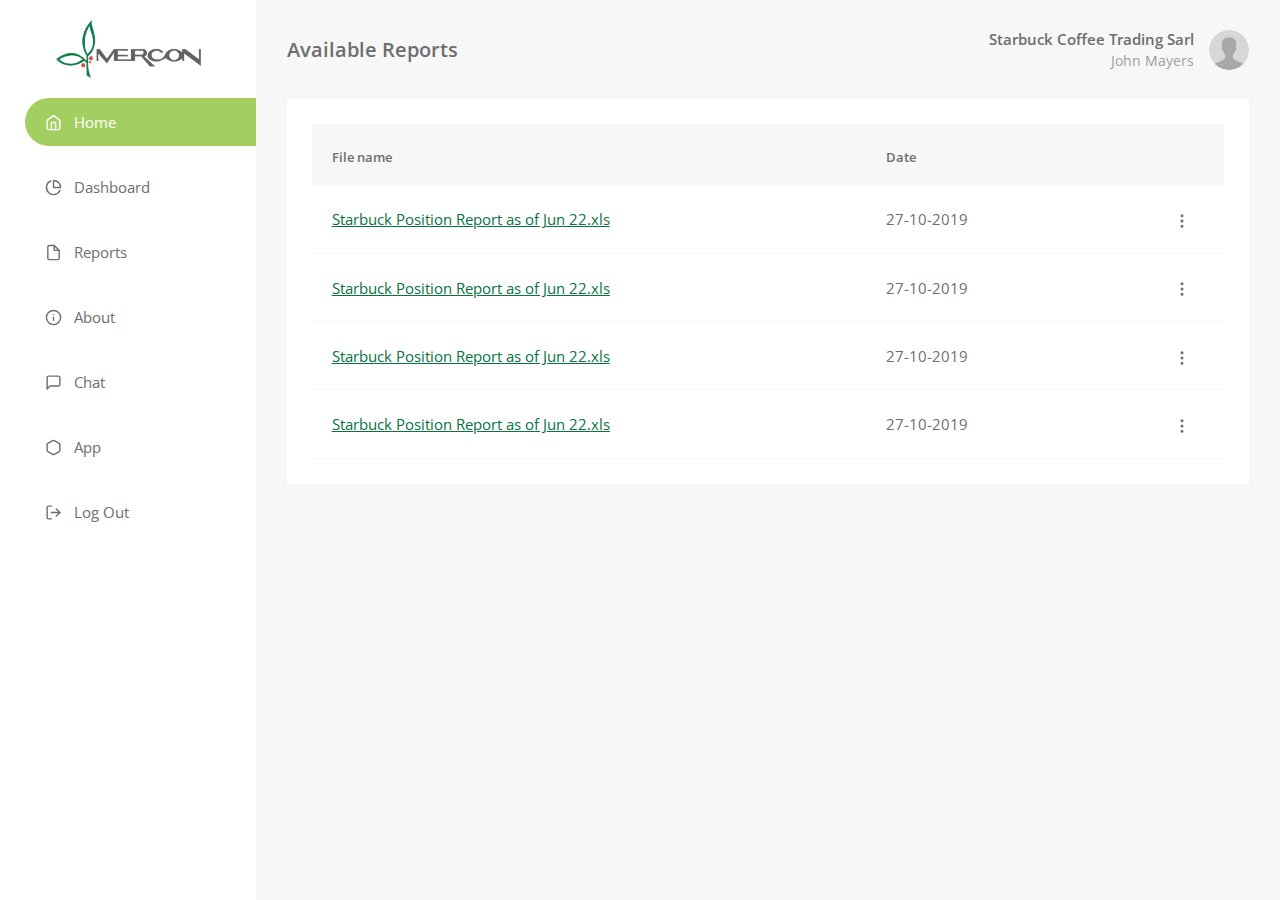
<file: Html/report.html>
<!DOCTYPE html>
<html lang="en">

<head>

  <meta charset="utf-8">
  <meta name="viewport" content="width=device-width, initial-scale=1, shrink-to-fit=no">
  <meta name="description" content="">
  <meta name="author" content="">

  <title>Mercon</title>
  <link rel="shortcut icon" href="favicon.png">
  <!-- Bootstrap core CSS -->
  <link href="css/bootstrap.min.css" rel="stylesheet">
  <link href="css/bootstrap-select.min.css" rel="stylesheet">
  <!-- Custom styles for this template -->
  <link href="css/style.css" rel="stylesheet">
  <!-- icon -->
  <script src="js/feather.min.js"></script>
</head>

<body>

  <div class="d-flex" id="wrapper">

    <!-- Sidebar -->
    <div id="sidebar-wrapper">
      <a href="#" class="sidebar-heading">
        <img src="images/logo.png" alt="logo">
      </a>
      <div class="list-group">
        <a href="#" class="active">
          <i data-feather="home"></i> Home</a>
        <a href="#">
          <i data-feather="pie-chart"></i> Dashboard</a>
        </a>
        <a href="#">
          <i data-feather="file"></i>Reports</a>
        <a href="#">
          <i data-feather="info"></i>About
        </a>
        <a href="#">
          <i data-feather="message-square"></i>
          Chat</a>
        <a href="#">
          <i data-feather="hexagon"></i>
          App</a>
        <a href="#"><i data-feather="log-out"></i> Log Out</a>
      </div>
    </div>
    <!-- /#sidebar-wrapper -->

    <!-- Page Content -->

    <div id="page-content-wrapper">

      <!-- bar mobile -->

      <nav class="navbar navbar-expand-lg barmobile">

        <button id="menu-toggle"><i data-feather="menu"></i></button>
      </nav>
      <!-- / bar mobile -->

      <div class="container">
        <div class="title">
          <div class="links">
            <h3>Available Reports</h3>
          </div>
          <div class="user">
            <h3>Starbuck Coffee Trading Sarl
              <span>John Mayers</span></h3>
            <div class="avatar">
              <img src="images/profile.png" alt="profile">
            </div>
          </div>
        </div>
        <div class="box">
          <div class="table-responsive">
            <table id="example" class="table table-custom table-nolinktr mb-0">
              <thead>
                <tr>
                  <th>File name</th>
                  <th>Date</th>
                  <th></th>
                </tr>
              </thead>
              <tbody>
                <tr>
                  <td><a class="linkdocument" href="">Starbuck Position Report as of Jun 22.xls </a></td>
                  <td>27-10-2019</td>
                  <td align="right">
                    <div class="dropdown">
                      <button class="btn" type="button" id="dropdownMenuButton" data-toggle="dropdown">
                        <i data-feather="more-vertical"></i>
                      </button>
                      <div class="dropdown-menu" aria-labelledby="dropdownMenuButton">
                        <a class="dropdown-item" href="#"><i data-feather="download"></i>Download</a>
                        <a class="dropdown-item" href="#"><i data-feather="mail"></i>Sent Email</a>
                      </div>
                    </div>
                  </td>
                </tr>
                <tr>
                  <td><a class="linkdocument" href="">Starbuck Position Report as of Jun 22.xls </a></td>
                  <td>27-10-2019</td>
                  <td align="right">
                    <div class="dropdown">
                      <button class="btn" type="button" id="dropdownMenuButton" data-toggle="dropdown">
                        <i data-feather="more-vertical"></i>
                      </button>
                      <div class="dropdown-menu" aria-labelledby="dropdownMenuButton">
                        <a class="dropdown-item" href="#"><i data-feather="download"></i>Download</a>
                        <a class="dropdown-item" href="#"><i data-feather="mail"></i>Sent Email</a>
                      </div>
                    </div>
                  </td>
                </tr>
                <tr>
                  <td><a class="linkdocument" href="">Starbuck Position Report as of Jun 22.xls </a></td>
                  <td>27-10-2019</td>
                  <td align="right">
                    <div class="dropdown">
                      <button class="btn" type="button" id="dropdownMenuButton" data-toggle="dropdown">
                        <i data-feather="more-vertical"></i>
                      </button>
                      <div class="dropdown-menu" aria-labelledby="dropdownMenuButton">
                        <a class="dropdown-item" href="#"><i data-feather="download"></i>Download</a>
                        <a class="dropdown-item" href="#"><i data-feather="mail"></i>Sent Email</a>
                      </div>
                    </div>
                  </td>
                </tr>
                <tr>
                  <td><a class="linkdocument" href="">Starbuck Position Report as of Jun 22.xls </a></td>
                  <td>27-10-2019</td>
                  <td align="right">
                    <div class="dropdown">
                      <button class="btn" type="button" id="dropdownMenuButton" data-toggle="dropdown">
                        <i data-feather="more-vertical"></i>
                      </button>
                      <div class="dropdown-menu" aria-labelledby="dropdownMenuButton">
                        <a class="dropdown-item" href="#"><i data-feather="download"></i>Download</a>
                        <a class="dropdown-item" href="#"><i data-feather="mail"></i>Sent Email</a>
                      </div>
                    </div>
                  </td>
                </tr>
              </tbody>
            </table>
          </div>

        </div>

      </div>
    </div>
    <!-- /#page-content-wrapper -->

  </div>
  <!-- /#wrapper -->

  <!-- Bootstrap core JavaScript -->
  <script src="js/jquery.min.js"></script>
  <script src="js/bootstrap.bundle.min.js"></script>
  <script src="js/bootstrap-select.js"></script>
  <script src="js/apexcharts.min.js"></script>
  <script src="js/dashboard.js"></script>
  <script src="js/main.js"></script>
</body>

</html>
</file>
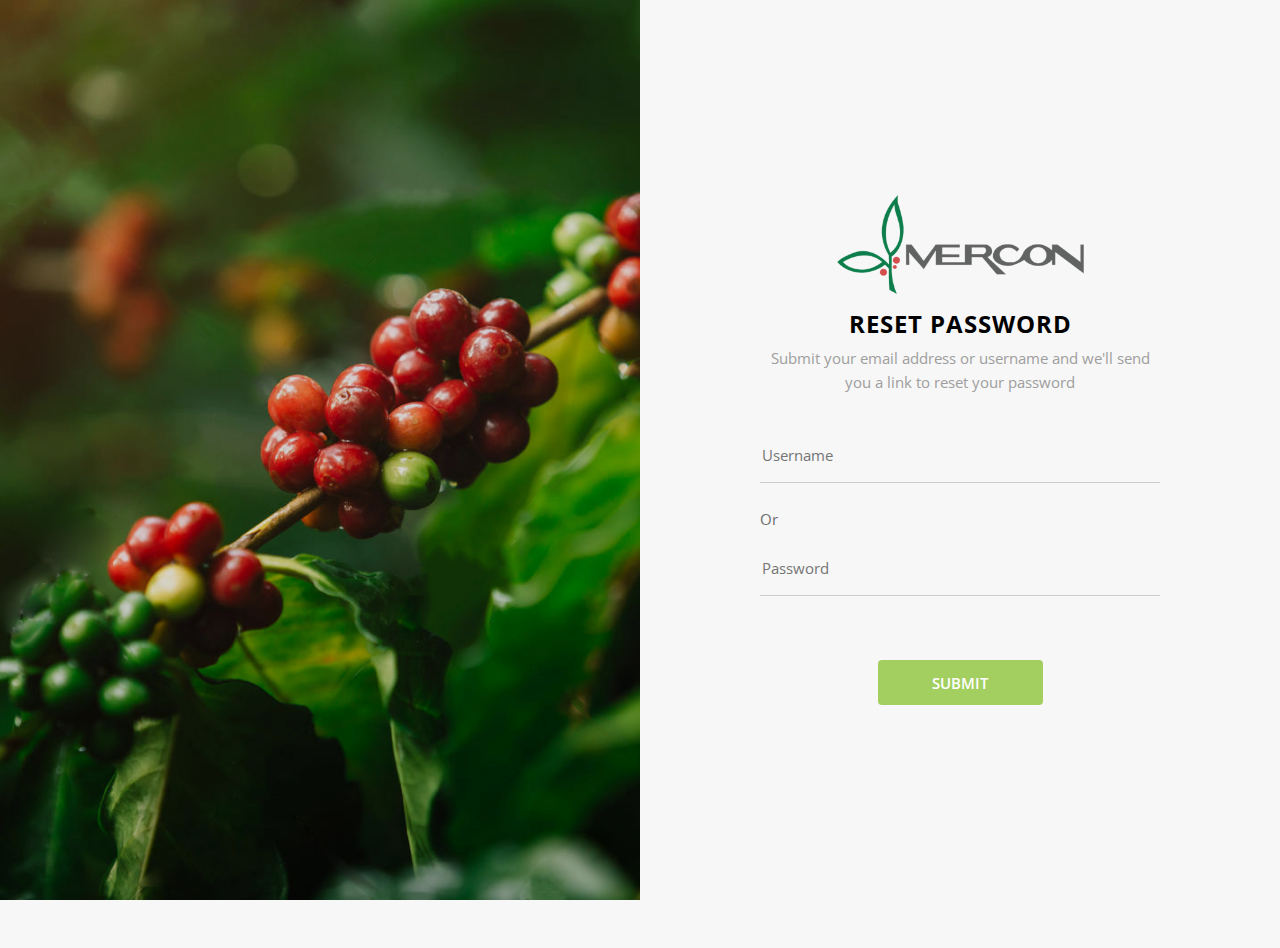
<file: Html/resetpassword.html>
<!DOCTYPE html>
<html lang="en">

<head>

  <meta charset="utf-8">
  <meta name="viewport" content="width=device-width, initial-scale=1, shrink-to-fit=no">
  <meta name="description" content="">
  <meta name="author" content="">

  <title>Mercon</title>
  <link rel="shortcut icon" href="favicon.png">
  <!-- Bootstrap core CSS -->
  <link href="css/bootstrap.min.css" rel="stylesheet">
  <link href="css/bootstrap-select.min.css" rel="stylesheet">
  <!-- Custom styles for this template -->
  <link href="css/style.css" rel="stylesheet">
  <!-- icon -->
  <script src="js/feather.min.js"></script>
</head>

<body>


  <div class="loginPage">
      <div class="background">
        <img src="images/bgLogin.jpg" alt="bgLogin">
      </div>
      <div class="boxLogin">
        <img src="images/logo.png" alt="logo">
        <h4 class="mt-3">RESET PASSWORD</h4>
        <div class="grey mb-5">Submit your email address or username and we'll send  you a link to reset your password</div>
        <form>
          <div class="form-group">
            <input type="text"  placeholder="Username">            
          </div>
          <div class="form-group mt-4 text-left">
            Or
          </div>
          <div class="form-group mt-4">
            <input type="password"   placeholder="Password">            
          </div>
          
          <button type="submit" class="btn btnPrimary mt-5">SUBMIT</button>
        </form>
      </div>
  </div>

  <!-- Bootstrap core JavaScript -->
  <script src="js/jquery.min.js"></script>
  <script src="js/bootstrap.bundle.min.js"></script>
  <script src="js/bootstrap-select.js"></script>
  <script src="js/apexcharts.min.js"></script>
  <script src="js/dashboard.js"></script>
  <script src="js/main.js"></script>
</body>

</html>
</file>
<file: Html/css/style.css>
@import url("https://fonts.googleapis.com/css2?family=Open+Sans:wght@300;400;600;700;800&display=swap");
body {
  font-family: 'Open Sans', sans-serif;
  font-size: 15px;
  line-height: 1.6;
  font-weight: 400;
  color: #6d6e70;
  overflow-x: hidden;
  background: #f7f7f7;
}

html {
  height: 100%;
  -webkit-box-sizing: border-box;
          box-sizing: border-box;
}

body {
  position: relative;
  padding-bottom: 3rem;
  min-height: 100%;
}

a {
  color: #6d6e70;
}

a:hover {
  color: #A3CF60;
  text-decoration: none;
}

.btn {
  border-radius: 4px;
  font-weight: 600;
  font-size: 15px;
  height: 40px;
  -webkit-box-shadow: none !important;
          box-shadow: none !important;
}

:focus {
  outline: none;
}

.colorPrimary {
  color: #A3CF60;
}

.btnPrimary {
  background: #A3CF60;
  color: #fff;
}

.btnPrimary:hover {
  color: #fff;
  background: #007D4C;
}

.btnOutline {
  border-color: #A3CF60;
  color: #A3CF60;
}

.btnOutline:hover {
  border-color: #007D4C;
  color: #fff;
  background: #007D4C;
}

.grey {
  color: #9E9E9E;
}

/* side bar */
#sidebar-wrapper {
  width: 16rem;
  background: #fff;
  height: 100%;
}

#sidebar-wrapper .sidebar-heading {
  display: -webkit-box;
  display: -ms-flexbox;
  display: flex;
  -webkit-box-align: center;
      -ms-flex-align: center;
          align-items: center;
  -webkit-box-pack: center;
      -ms-flex-pack: center;
          justify-content: center;
  margin: 20px 0;
}

#sidebar-wrapper .sidebar-heading img {
  width: 145px;
}

#sidebar-wrapper .client {
  position: relative;
}

#sidebar-wrapper .client > a {
  display: -webkit-box;
  display: -ms-flexbox;
  display: flex;
  -webkit-box-pack: justify;
      -ms-flex-pack: justify;
          justify-content: space-between;
  -webkit-box-align: center;
      -ms-flex-align: center;
          align-items: center;
}

#sidebar-wrapper .client > a span {
  display: -webkit-box;
  display: -ms-flexbox;
  display: flex;
  -webkit-box-align: center;
      -ms-flex-align: center;
          align-items: center;
}

#sidebar-wrapper .client > a > svg {
  opacity: 0.65;
}

#sidebar-wrapper .client:hover {
  color: #A3CF60;
}

#sidebar-wrapper .client .clientGroup {
  max-width: 16rem;
  min-width: 16rem;
  border: none;
  padding: 10px 0;
  border-radius: 0;
  -webkit-transition: all 0.3s;
  transition: all 0.3s;
  -webkit-animation: DropDownSlide 0.3s;
          animation: DropDownSlide 0.3s;
  margin-left: 0;
  -webkit-box-shadow: 0 0.5rem 1rem rgba(0, 0, 0, 0.15);
          box-shadow: 0 0.5rem 1rem rgba(0, 0, 0, 0.15);
}

#sidebar-wrapper .client .clientGroup a.dropdown-item {
  padding: 8px 20px;
  margin: 0;
  background: transparent !important;
  font-size: 15px;
  color: #6d6e70;
}

#sidebar-wrapper .client .clientGroup a.dropdown-item:hover {
  color: #A3CF60;
}

@-webkit-keyframes DropDownSlide {
  0% {
    margin-top: -10px;
  }
}

@keyframes DropDownSlide {
  0% {
    margin-top: -10px;
  }
}

#page-content-wrapper {
  margin-left: 16rem;
}

#sidebar-wrapper .list-group {
  margin-left: 25px;
}

#sidebar-wrapper .list-group a {
  padding: 12px 20px;
  text-decoration: none;
  -webkit-transition: all 0.3s;
  transition: all 0.3s;
  margin-bottom: 17px;
  display: -webkit-box;
  display: -ms-flexbox;
  display: flex;
  -webkit-box-align: center;
      -ms-flex-align: center;
          align-items: center;
}

#sidebar-wrapper .list-group a svg {
  margin: 0 12px 0 0;
  -webkit-transition: all 0.3s;
  transition: all 0.3s;
  width: 17px;
  height: 17px;
}

#sidebar-wrapper .list-group a:hover svg {
  color: #A3CF60;
}

#sidebar-wrapper .list-group a.active {
  background: #A3CF60;
  color: #fff;
  border-radius: 40px 0 0 40px;
}

#sidebar-wrapper .list-group a.active svg {
  color: #fff;
}

#page-content-wrapper {
  min-width: 0;
  width: 100%;
  -webkit-transition: all .25s ease-out;
  transition: all .25s ease-out;
}

#sidebar-wrapper {
  min-height: 100vh;
  -webkit-transition: all .25s ease-out;
  transition: all .25s ease-out;
}

.toggled #sidebar-wrapper {
  margin-left: -16rem;
}

#sidebar-wrapper {
  position: fixed;
  z-index: 9999;
}

.navbar {
  position: fixed;
  width: 100%;
  top: 0;
}

.container {
  max-width: 100%;
  padding: 0 3% 3%;
}

.barmobile {
  display: none;
}

.user {
  display: -webkit-box;
  display: -ms-flexbox;
  display: flex;
  -webkit-box-align: center;
      -ms-flex-align: center;
          align-items: center;
}

.user h3 {
  font-size: 15px !important;
  font-weight: 600;
  margin: 0;
  text-align: right;
  margin-right: 15px;
}

.user h3 span {
  font-size: 14px;
  display: block;
  margin-top: 5px;
  color: #9E9E9E;
  font-weight: 400;
}

.user .avatar {
  width: 40px;
  height: 40px;
  border-radius: 50%;
  display: -webkit-box;
  display: -ms-flexbox;
  display: flex;
  -webkit-box-align: center;
      -ms-flex-align: center;
          align-items: center;
  -webkit-box-pack: center;
      -ms-flex-pack: center;
          justify-content: center;
  overflow: hidden;
}

.user .avatar img {
  width: 100%;
}

@media (max-width: 1200px) {
  #page-content-wrapper {
    margin-left: 0;
    margin-top: 66px;
  }
  .container {
    padding: 0 16px 16px;
  }
  .title {
    margin: 27px 0;
    height: auto !important;
  }
  .title .user {
    position: fixed;
    top: 0;
    z-index: 100;
    right: 16px;
    top: 15px;
  }
  .title .user .avatar {
    width: 30px;
    height: 30px;
  }
  .title .user h3 {
    margin-right: 10px;
  }
  .title .user h3 span {
    margin-top: 1px;
  }
  #sidebar-wrapper {
    margin-left: -16rem;
  }
  .toggled #sidebar-wrapper {
    margin-left: 0;
  }
  .toggled #page-content-wrapper::after {
    content: '';
    width: 100%;
    background: rgba(0, 0, 0, 0.3);
    position: fixed;
    top: 0;
    bottom: 0;
    right: 0;
    z-index: 99;
    -webkit-transition: all .25s ease;
    transition: all .25s ease;
    z-index: 980;
    height: 100%;
  }
  .barmobile {
    display: -webkit-box;
    display: -ms-flexbox;
    display: flex;
    background: #fff;
    -webkit-box-pack: justify;
        -ms-flex-pack: justify;
            justify-content: space-between;
    -webkit-box-align: center;
        -ms-flex-align: center;
            align-items: center;
    z-index: 99;
    -webkit-box-shadow: 3px 0 10px 0 rgba(0, 0, 0, 0.15);
            box-shadow: 3px 0 10px 0 rgba(0, 0, 0, 0.15);
    height: 65px;
  }
  .barmobile img {
    width: 125px;
  }
  .barmobile button {
    background: none;
    border: none;
    margin-right: -15px;
  }
  .barmobile svg {
    color: #6d6e70;
  }
}

/* end side bar */
.title {
  display: -webkit-box;
  display: -ms-flexbox;
  display: flex;
  -webkit-box-pack: justify;
      -ms-flex-pack: justify;
          justify-content: space-between;
  -webkit-box-align: center;
      -ms-flex-align: center;
          align-items: center;
  height: 99px;
}

.title h3 {
  font-size: 20px;
  font-weight: 600;
  margin-bottom: 0;
}

.title .links h3 a {
  margin-left: -5px;
  margin-right: 5px;
  font-size: 20px;
  color: #9E9E9E;
}

.title .links h3 a svg {
  width: 20px;
  height: 20px;
}

.title .links a {
  margin-left: 25px;
  text-decoration: underline;
  color: #A3CF60;
  font-size: 14px;
}

.title .links a:hover {
  color: #A3CF60;
}

.box {
  background: #fff;
  padding: 25px;
}

.box label {
  font-weight: 600;
  font-size: 13px;
}

.status {
  font-size: 13px;
  font-weight: 700;
  display: -webkit-box;
  display: -ms-flexbox;
  display: flex;
  -webkit-box-align: center;
      -ms-flex-align: center;
          align-items: center;
}

.status::before {
  content: '';
  width: 6px;
  height: 6px;
  background: #6d6e70;
  border-radius: 50%;
  margin-right: 6px;
}

.status .note {
  background: #F4900E;
  width: 20px;
  height: 20px;
  border-radius: 50%;
  color: #fff;
  text-align: center;
  font-weight: 600;
  margin-left: 10px;
  margin-top: -10px;
}

.status-apr {
  color: #A3CF60;
}

.status-apr::before {
  background: #A3CF60;
}

.status-apr .note {
  background: #A3CF60;
}

.status-going {
  color: #F4900E;
}

.status-going::before {
  background: #F4900E;
}

.status-pending {
  color: #2A80F1;
}

.status-pending::before {
  background: #2A80F1;
}

.status-pending .note {
  background: #2A80F1;
}

.font-weight-semibold {
  font-weight: 600;
}

.table-custom {
  color: #6d6e70;
}

.table-custom th {
  background: #F7F7F7;
  font-size: 13px;
  font-weight: 600;
  color: #6d6e70;
  border: none !important;
  padding: 23px 20px 18px;
  white-space: nowrap;
}

.table-custom td {
  border-top: none;
  border-bottom: 1px solid #f7f7f7;
  padding: .85rem 20px .85rem;
  vertical-align: middle;
  white-space: nowrap;
}

.table-custom .color1 {
  color: #007D4C !important;
  font-weight: 600;
}

.table-custom .color2 {
  color: #2A80F1 !important;
  font-weight: 600;
}

.table-custom tbody tr {
  cursor: pointer;
}

.table-custom tbody tr:hover {
  background-color: #f8f9fa;
}

.table-custom .last {
  background: transparent !important;
}

.table-custom .last td {
  padding-bottom: 0;
  border: none;
  padding-top: 20px;
}

.table-custom .dropdown button {
  color: #6d6e70;
}

.table-custom .dropdown svg {
  width: 18px;
  height: 18px;
}

.table-custom .dropdown .dropdown-menu {
  -webkit-box-shadow: 0 2px 10px rgba(0, 0, 0, 0.1);
          box-shadow: 0 2px 10px rgba(0, 0, 0, 0.1);
  border: none;
  border-radius: 3px;
  padding: 0;
  min-width: 160px;
}

.table-custom .dropdown .dropdown-menu .dropdown-item {
  border-bottom: 1px solid #eaeaea;
  padding: 8px 20px;
  color: #6d6e70;
  font-size: 15px;
  font-weight: 400;
  margin-top: -3px;
}

.table-custom .dropdown .dropdown-menu .dropdown-item:focus {
  background-color: #A3CF60;
  color: #fff;
}

.table-custom .dropdown .dropdown-menu .dropdown-item svg {
  width: 16px;
  height: 16px;
  margin-right: 10px;
}

.table-custom .dropdown .dropdown-menu .dropdown-item:last-child {
  border: none;
}

.table-nolinktr tbody tr {
  cursor: inherit;
}

.search-form input {
  border-color: #E6E6E6;
  border-radius: 4px;
  height: 40px;
  -webkit-box-shadow: none !important;
          box-shadow: none !important;
}

.search-form input:focus {
  border-color: #A3CF60;
}

.search-form .btn {
  width: 100%;
}

.selectCustom .bootstrap-select:not([class*="col-"]):not([class*="form-control"]):not(.input-group-btn) {
  width: 100%;
}

.selectCustom .btn {
  background-color: transparent !important;
  border-color: #E6E6E6;
  border-radius: 4px;
  color: #6d6e70 !important;
  font-weight: 400 !important;
  -webkit-box-shadow: none;
          box-shadow: none;
}

.selectCustom .btn.dropdown-toggle:focus {
  outline: none !important;
}

.selectCustom .dropdown-toggle::after {
  background-image: url("../images/chevron-down.svg");
  height: 18px;
  width: 22px;
  border: none;
  background-size: 100%;
  opacity: 0.4;
}

.selectCustom .dropdown-item {
  padding: 10px 1.5rem;
}

.selectCustom .dropdown-item.active,
.selectCustom .dropdown-item:active {
  background-color: #A3CF60;
}

.paginationCustom {
  display: -webkit-box;
  display: -ms-flexbox;
  display: flex;
  -webkit-box-align: center;
      -ms-flex-align: center;
          align-items: center;
  -webkit-box-pack: justify;
      -ms-flex-pack: justify;
          justify-content: space-between;
}

.paginationCustom span {
  font-size: 13px;
  opacity: 0.75;
}

.paginationCustom ul {
  margin-bottom: 0;
}

.paginationCustom ul .page-item {
  margin: 0 5px;
}

.paginationCustom ul .page-item svg {
  width: 20px;
  height: 20px;
}

.paginationCustom ul .page-item.active .page-link {
  background-color: #A3CF60;
  border-color: #A3CF60;
}

.paginationCustom ul .page-item.disabled .page-link {
  opacity: 0.5;
}

.paginationCustom ul .page-link {
  color: #6d6e70;
  border-radius: 4px;
  height: 35px;
  width: 35px;
  display: -webkit-box;
  display: -ms-flexbox;
  display: flex;
  -webkit-box-align: center;
      -ms-flex-align: center;
          align-items: center;
  -webkit-box-pack: center;
      -ms-flex-pack: center;
          justify-content: center;
  padding: 0;
  font-size: 13px;
  -webkit-box-shadow: none;
          box-shadow: none;
}

.tabs .nav {
  background: #EEEEEE;
  border: none;
  border-radius: 0;
  -webkit-box-align: center;
      -ms-flex-align: center;
          align-items: center;
}

.tabs .nav svg {
  margin-right: 10px;
}

.tabs .nav .nav-link {
  font-weight: 600;
  padding: 12px 1rem;
}

.tabs .nav .nav-link:hover {
  border: none;
}

.tabs .nav .nav-link.active {
  background: #A3CF60;
  color: #fff;
  border-radius: 0;
}

.tabs .tab-content .box {
  height: 100%;
}

.tabs .tab-content .box .infoNumber {
  margin: 0;
  padding: 0;
  font-weight: 600;
}

.tabs .tab-content .box .infoNumber li {
  padding: 10px 0;
}

.tabs .tab-content .box .infoNumber label {
  opacity: 0.75;
  font-weight: 400;
  font-size: 14px;
  margin-bottom: 0;
}

.tabs .tab-content .box .progressDays {
  position: relative;
}

.tabs .tab-content .box .progressDays svg {
  -webkit-transform: rotate(90deg);
          transform: rotate(90deg);
}

.tabs .tab-content .box .progressDays svg circle {
  -webkit-animation: load 3s;
          animation: load 3s;
}

@-webkit-keyframes load {
  0% {
    stroke-dashoffset: 339.292;
  }
}

@keyframes load {
  0% {
    stroke-dashoffset: 339.292;
  }
}

.tabs .tab-content .box .progressDays .text {
  color: #A3CF60;
  font-weight: 700;
  font-size: 27px;
  position: absolute;
  left: 50%;
  top: 50%;
  -webkit-transform: translate(-50%, -50%);
          transform: translate(-50%, -50%);
  line-height: 22px;
}

.tabs .tab-content .box .progressDays .text span {
  font-size: 15px;
  font-weight: 600;
  display: block;
}

.tabs .tab-content .box .linkfile {
  display: -webkit-box;
  display: -ms-flexbox;
  display: flex;
  -webkit-box-pack: justify;
      -ms-flex-pack: justify;
          justify-content: space-between;
}

.tabs .tab-content .box .linkfile button {
  margin-top: -7px;
  display: -webkit-box;
  display: -ms-flexbox;
  display: flex;
  -webkit-box-align: center;
      -ms-flex-align: center;
          align-items: center;
}

.tabs .tab-content .box .linkfile button svg {
  width: 20px;
  height: 20px;
}

.tabs .tab-content .box .shipmentprogress {
  margin-top: 3rem;
  position: relative;
}

.tabs .tab-content .box .shipmentprogress .ttboat {
  position: relative;
  top: 12px;
  left: -25px;
  -webkit-animation: boat 3s;
          animation: boat 3s;
}

@-webkit-keyframes boat {
  0% {
    margin-left: 0;
  }
}

@keyframes boat {
  0% {
    margin-left: 0;
  }
}

.tabs .tab-content .box .shipmentprogress .days {
  display: -webkit-box;
  display: -ms-flexbox;
  display: flex;
  -webkit-box-pack: justify;
      -ms-flex-pack: justify;
          justify-content: space-between;
  margin-top: 15px;
  font-weight: 600;
}

.tabs .tab-content .box .shipmentprogress .days span {
  font-weight: 400;
  display: block;
  color: #9E9E9E;
  margin-top: 5px;
}

.tabs .tab-content .box .shipmentprogress .progress {
  height: 2px;
  background: #e6e6e6;
}

.tabs .tab-content .box .shipmentprogress .progress .progress-bar {
  background: #A3CF60;
  -webkit-animation: animateBar 3s;
          animation: animateBar 3s;
}

@-webkit-keyframes animateBar {
  0% {
    width: 0;
  }
}

@keyframes animateBar {
  0% {
    width: 0;
  }
}

.linkdocument {
  color: #097344 !important;
  text-decoration: underline !important;
}

.titleChart {
  display: -webkit-box;
  display: -ms-flexbox;
  display: flex;
  -webkit-box-pack: justify;
      -ms-flex-pack: justify;
          justify-content: space-between;
  -webkit-box-align: center;
      -ms-flex-align: center;
          align-items: center;
}

.titleChart .dropdown {
  min-width: 120px;
  width: auto !important;
}

.titleChart .dropdown .btn {
  font-size: 14px;
  height: 36px;
}

.titleChart .dropdown li a {
  font-size: 14px;
}

/* LOGIN */
.loginPage {
  display: -ms-grid;
  display: grid;
  -ms-grid-columns: 1fr 1fr;
      grid-template-columns: 1fr 1fr;
  height: 100vh;
  -webkit-box-align: center;
      -ms-flex-align: center;
          align-items: center;
  -webkit-box-pack: center;
      -ms-flex-pack: center;
          justify-content: center;
}

.loginPage .background {
  height: 100%;
  position: relative;
}

.loginPage .background img {
  -o-object-fit: cover;
     object-fit: cover;
  -o-object-position: center;
     object-position: center;
  width: 100%;
  height: 100%;
}

.loginPage .background::before {
  background: rgba(0, 0, 0, 0.15);
  width: 100%;
  height: 100%;
  position: absolute;
  top: 0;
  left: 0;
  content: '';
}

.loginPage .boxLogin {
  max-width: 400px;
  width: 400px;
  margin: auto;
  text-align: center;
}

.loginPage .boxLogin h4 {
  font-size: 24px;
  font-weight: bold;
  letter-spacing: 1px;
  color: #000;
  text-transform: uppercase;
}

.loginPage .boxLogin input {
  border: none;
  border-radius: 0;
  -webkit-box-shadow: none;
          box-shadow: none;
  border-bottom: 1px solid #CCCCCC;
  background: transparent;
  width: 100%;
  padding-bottom: 15px;
}

.loginPage .boxLogin .fgpass {
  text-decoration: underline;
  font-size: 14px;
}

.loginPage .boxLogin button {
  min-width: 165px;
  height: 45px;
}

@media (max-width: 991px) {
  .loginPage {
    display: -webkit-box;
    display: -ms-flexbox;
    display: flex;
    -webkit-box-align: center;
        -ms-flex-align: center;
            align-items: center;
    height: 100%;
  }
  .loginPage .background {
    display: none;
  }
  .loginPage .boxLogin {
    padding: 20px;
  }
}

/* Chat widget */
.chatbox {
  display: -webkit-box;
  display: -ms-flexbox;
  display: flex;
  height: calc(80vh - 1rem);
}

.sidebar {
  display: -webkit-box;
  display: -ms-flexbox;
  display: flex;
  background: #fff;
  -webkit-box-orient: vertical;
  -webkit-box-direction: normal;
      -ms-flex-direction: column;
          flex-direction: column;
  width: 400px;
  padding: 0 20px 20px;
  max-width: 400px;
  margin-right: 30px;
}

.sidebar .searchChat {
  margin: 20px 0;
  position: relative;
}

.sidebar .searchChat svg {
  position: absolute;
  top: 6px;
  left: 10px;
}

.sidebar .searchChat input {
  border-radius: 30px;
  background: #F7F7F7;
  border: none;
  font-size: 15px;
  padding-left: 40px;
}

.sidebar .list-wrap {
  width: 100%;
  overflow: auto;
}

.sidebar .list-wrap .list {
  background: #fff;
  display: -webkit-box;
  display: -ms-flexbox;
  display: flex;
  -webkit-box-align: center;
      -ms-flex-align: center;
          align-items: center;
  padding: 5px;
  height: 70px;
  cursor: pointer;
}

.sidebar .list-wrap .list:hover, .sidebar .list-wrap .list.active {
  background: #F4F7F9;
}

.sidebar .list-wrap .list img {
  border-radius: 50%;
  width: 40px;
  height: 40px;
  -o-object-fit: cover;
     object-fit: cover;
  margin-right: 10px;
}

.sidebar .list-wrap .list .info {
  -webkit-box-flex: 1;
      -ms-flex: 1;
          flex: 1;
}

.sidebar .list-wrap .list .info .user {
  font-weight: 600;
  font-size: 15px;
}

.sidebar .list-wrap .list .info .text {
  display: -webkit-box;
  display: -ms-flexbox;
  display: flex;
  margin-top: 3px;
  font-size: 13px;
}

.sidebar .list-wrap .list .time {
  margin-right: 5px;
  margin-left: 5px;
  font-size: 13px;
  color: #a9a9a9;
}

.sidebar .list-wrap .list .count {
  font-size: 13px;
  font-weight: 600;
  background: #A3CF60;
  display: -webkit-box;
  display: -ms-flexbox;
  display: flex;
  -webkit-box-align: center;
      -ms-flex-align: center;
          align-items: center;
  -webkit-box-pack: center;
      -ms-flex-pack: center;
          justify-content: center;
  width: 24px;
  height: 24px;
  border-radius: 50%;
  color: #fff;
}

.content {
  -webkit-box-flex: 1;
      -ms-flex: 1;
          flex: 1;
  display: -webkit-box;
  display: -ms-flexbox;
  display: flex;
  -webkit-box-orient: vertical;
  -webkit-box-direction: normal;
      -ms-flex-direction: column;
          flex-direction: column;
}

.content header {
  height: 76px;
  background: #fff;
  border-bottom: 1px solid #F1F1F3;
  display: -webkit-box;
  display: -ms-flexbox;
  display: flex;
  padding: 10px;
  -webkit-box-align: center;
      -ms-flex-align: center;
          align-items: center;
}

.content header img {
  border-radius: 50%;
  width: 50px;
  height: 50px;
  -o-object-fit: cover;
     object-fit: cover;
  margin-right: 10px;
}

.content header .info {
  -webkit-box-flex: 1;
      -ms-flex: 1;
          flex: 1;
}

.content header .info .user {
  font-weight: 600;
}

.content header .info .time {
  display: -webkit-box;
  display: -ms-flexbox;
  display: flex;
  margin-top: 3px;
  font-size: 13px;
}

.content header .open {
  display: none;
}

.content header .open a {
  color: #000;
  letter-spacing: 3px;
}

.message-wrap {
  -webkit-box-flex: 1;
      -ms-flex: 1;
          flex: 1;
  display: -webkit-box;
  display: -ms-flexbox;
  display: flex;
  -webkit-box-orient: vertical;
  -webkit-box-direction: normal;
      -ms-flex-direction: column;
          flex-direction: column;
  padding: 15px;
  overflow: auto;
  background: #fff;
}

.message-wrap::before {
  content: '';
  margin-bottom: auto;
}

.message-wrap .message-list {
  -ms-flex-item-align: start;
      align-self: flex-start;
  max-width: 70%;
  margin-bottom: 10px;
}

.message-wrap .message-list.me {
  -ms-flex-item-align: end;
      align-self: flex-end;
}

.message-wrap .message-list.me .msg {
  background: #A3CF60;
  color: #fff;
  border-radius: 20px 20px 0 20px;
}

.message-wrap .message-list.me .msg p {
  margin-bottom: 0;
}

.message-wrap .message-list.me .time {
  text-align: right;
}

.message-wrap .message-list .time {
  text-align: left;
  color: #999;
  font-size: 13px;
}

.message-wrap .message-list .msg {
  background: #F3F3F3;
  padding: 10px 13px;
  border-radius: 20px 20px 20px 0;
}

.message-wrap .message-list .msg p {
  margin-bottom: 0;
}

.message-footer {
  border-top: 1px solid #f3f3f3;
  background: #fff;
  padding: 10px 20px;
  height: 75px;
  display: -webkit-box;
  display: -ms-flexbox;
  display: flex;
  -webkit-box-align: center;
      -ms-flex-align: center;
          align-items: center;
}

.message-footer button {
  border: none;
  background: #A3CF60;
  border-radius: 50%;
  color: #fff;
  width: 40px;
  height: 40px;
}

.message-footer input {
  -webkit-box-flex: 1;
      -ms-flex: 1;
          flex: 1;
  padding: 20px 20px 20px 0;
  border: none;
  font-size: 15px;
}

.message-footer .sendfile {
  width: 40px;
  height: 40px;
  position: relative;
}

.message-footer .sendfile input {
  opacity: 0;
  padding: 0;
  width: 40px;
  height: 40px;
  left: 0;
  position: absolute;
  top: 0;
}

.message-footer .sendfile svg {
  margin-top: 7px;
  opacity: 0.65;
}

.about {
  position: relative;
  height: calc(100vh - 3rem);
}

.about::after {
  background: url("../images/bg-1a.png");
  content: '';
  position: absolute;
  top: 0;
  left: 0;
  width: 100%;
  height: 100%;
  background-size: cover;
  opacity: 0.6;
  background-position: bottom;
}

.about .box {
  display: -webkit-box;
  display: -ms-flexbox;
  display: flex;
  -webkit-box-align: center;
      -ms-flex-align: center;
          align-items: center;
  -webkit-box-pack: center;
      -ms-flex-pack: center;
          justify-content: center;
  height: 100%;
  background: transparent;
  -webkit-box-orient: vertical;
  -webkit-box-direction: normal;
      -ms-flex-direction: column;
          flex-direction: column;
  text-align: center;
  max-width: 400px;
  margin: auto;
  padding: 16px;
  position: relative;
  z-index: 2;
  color: #212121;
}

.about .box img {
  border-radius: 10px;
  width: 90px;
  height: 90px;
}

.about .box h3 {
  font-size: 34px;
  line-height: 1.3;
  margin-bottom: 10px;
  margin-top: 15px;
  color: #212121;
  font-weight: 600;
}

.about .box span {
  display: block;
  margin-bottom: 10px;
  opacity: 0.75;
}

.copyright {
  position: absolute;
  bottom: 20px;
  right: 3%;
  font-size: 13px;
  opacity: 0.75;
}

@media (max-width: 991px) {
  #sidebar-wrapper {
    overflow-y: auto;
  }
  #sidebar-wrapper .client .clientGroup {
    min-width: auto;
    position: static !important;
    margin-left: 0;
    border-left: none;
    -webkit-transition: none;
    transition: none;
    -webkit-transform: none !important;
            transform: none !important;
    -webkit-box-shadow: none;
            box-shadow: none;
    -webkit-animation: none;
            animation: none;
  }
  #sidebar-wrapper .client .clientGroup.show {
    margin-top: -20px;
  }
  .tab-content .col-sm-12 {
    margin-bottom: 16px;
  }
  .tabs .nav svg {
    display: block;
    margin: 5px auto;
  }
  .sidebar {
    width: 40%;
    max-width: 100%;
    margin-right: 15px;
  }
  .about {
    height: calc(80vh - 3rem);
  }
}

@media (max-width: 767px) {
  .paginationCustom {
    -webkit-box-orient: vertical;
    -webkit-box-direction: normal;
        -ms-flex-direction: column;
            flex-direction: column;
  }
  .paginationCustom span {
    margin-bottom: 20px;
  }
  .box {
    padding: 16px;
  }
  .titleChart {
    -webkit-box-orient: vertical;
    -webkit-box-direction: normal;
        -ms-flex-direction: column;
            flex-direction: column;
  }
  .titleChart .dropdown {
    margin-top: 13px;
  }
  .chatbox {
    -webkit-box-orient: vertical;
    -webkit-box-direction: normal;
        -ms-flex-direction: column;
            flex-direction: column;
    height: auto;
  }
  .sidebar {
    width: 100%;
    max-width: 100%;
    max-height: 50vh;
    margin-bottom: 16px;
  }
  .content {
    padding: 0;
    max-height: 70vh;
  }
}
/*# sourceMappingURL=style.css.map */
</file>
